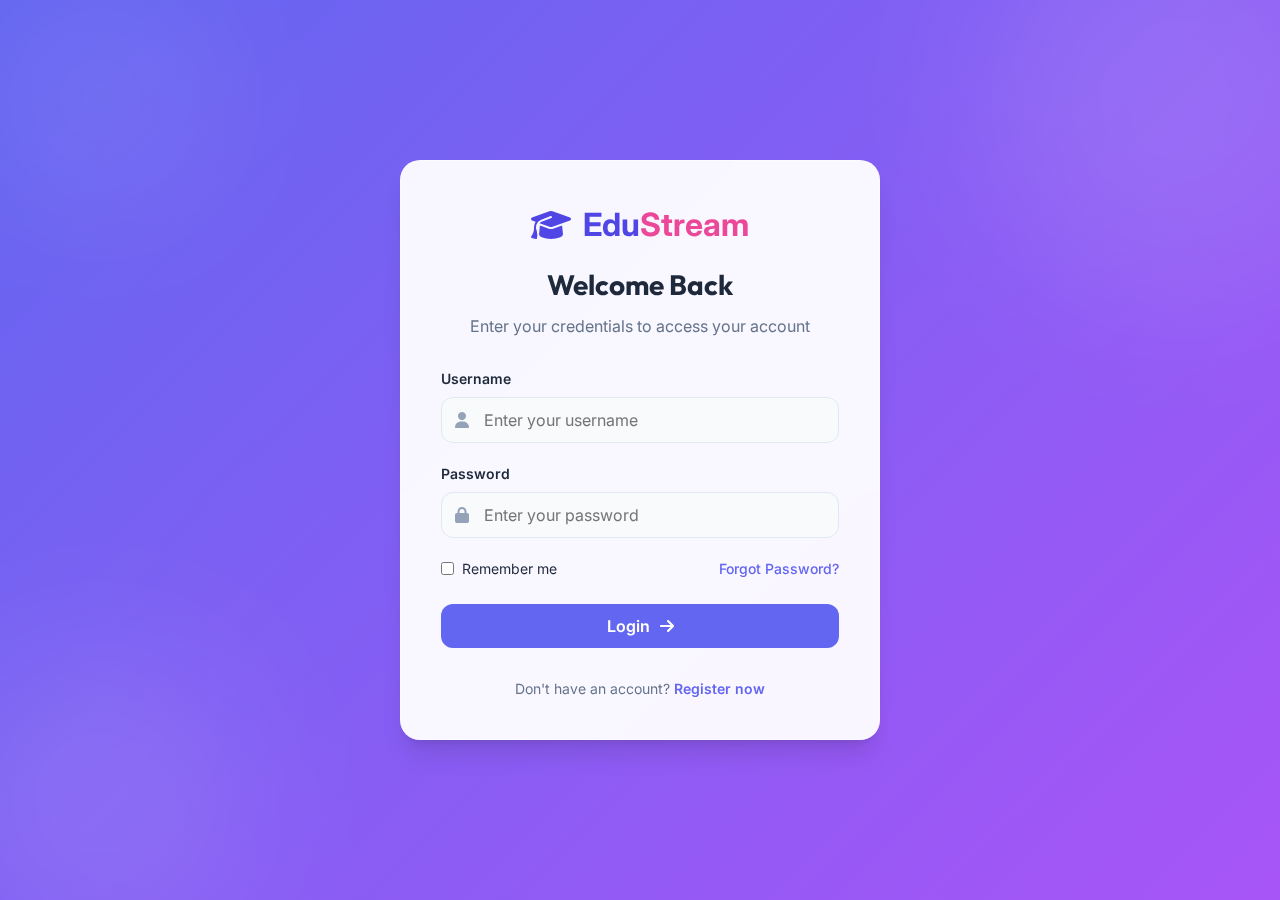
<file: index.html>
<!DOCTYPE html>
<html lang="en">

<head>
    <meta charset="UTF-8">
    <meta name="viewport" content="width=device-width, initial-scale=1.0">
    <title>EduStream | Login</title>
    <link rel="stylesheet" href="css/style.css">
    <link
        href="https://fonts.googleapis.com/css2?family=Outfit:wght@300;400;500;600;700;800&family=Inter:wght@300;400;500;600;700&display=swap"
        rel="stylesheet">
    <link rel="stylesheet" href="https://cdnjs.cloudflare.com/ajax/libs/font-awesome/6.4.0/css/all.min.css">
</head>

<body class="auth-page">
    <div class="circles">
        <div class="circle circle-1"></div>
        <div class="circle circle-2"></div>
        <div class="circle circle-3"></div>
    </div>

    <div class="auth-container">
        <div class="auth-card">
            <div class="auth-header">
                <div class="logo">
                    <i class="fas fa-graduation-cap"></i>
                    <span>Edu<span>Stream</span></span>
                </div>
                <h2>Welcome Back</h2>
                <p>Enter your credentials to access your account</p>
            </div>

            <form id="login-form">
                <div class="form-group">
                    <label for="username">Username</label>
                    <div class="input-wrapper">
                        <i class="fas fa-user"></i>
                        <input type="text" id="username" placeholder="Enter your username" required>
                    </div>
                </div>
                <div class="form-group">
                    <label for="password">Password</label>
                    <div class="input-wrapper">
                        <i class="fas fa-lock"></i>
                        <input type="password" id="password" placeholder="Enter your password" required>
                    </div>
                </div>
                <div class="auth-options">
                    <label class="remember-me">
                        <input type="checkbox"> <span>Remember me</span>
                    </label>
                    <a href="#" class="forgot-link">Forgot Password?</a>
                </div>
                <button type="submit" class="btn btn-primary btn-block">
                    <span>Login</span>
                    <i class="fas fa-arrow-right"></i>
                </button>
            </form>

            <div class="auth-footer">
                <p>Don't have an account? <a href="register.html">Register now</a></p>
            </div>
        </div>
    </div>

    <script src="js/data-store.js"></script>
    <script src="js/auth.js"></script>
    <script>
        document.getElementById('login-form').addEventListener('submit', (e) => {
            e.preventDefault();
            const user = document.getElementById('username').value;
            const pass = document.getElementById('password').value;

            if (Auth.login(user, pass)) {
                const currentUser = Auth.getCurrentUser();
                if (currentUser.role === 'Admin') {
                    window.location.href = 'dashboard.html';
                } else {
                    window.location.href = 'student-dashboard.html';
                }
            } else {
                alert('Invalid username or password');
            }
        });

        // If already logged in, redirect
        if (Auth.isLoggedIn()) {
            const user = Auth.getCurrentUser();
            window.location.href = user.role === 'Admin' ? 'dashboard.html' : 'student-dashboard.html';
        }
    </script>
</body>

</html>
</file>
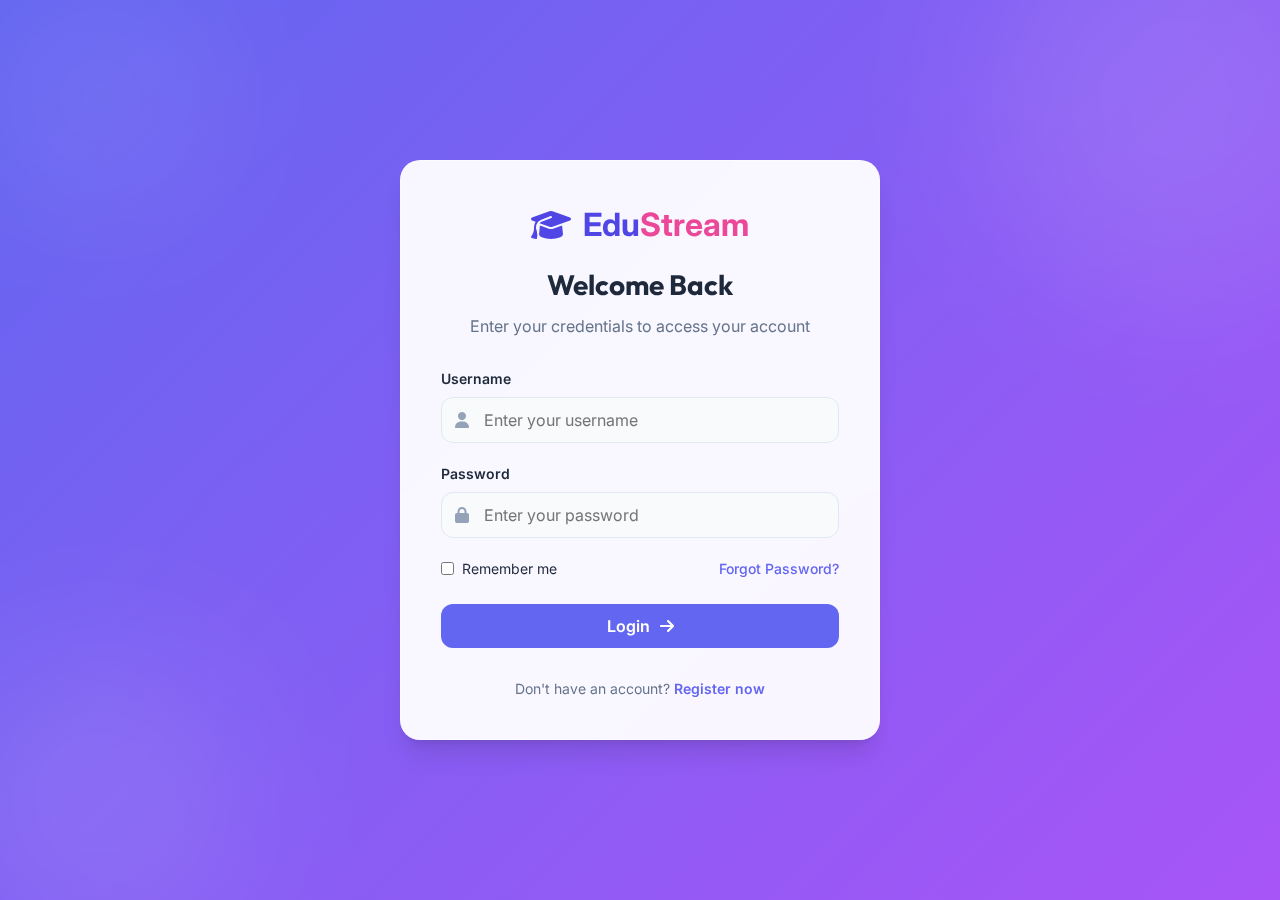
<file: attendance.html>
<!DOCTYPE html>
<html lang="en">

<head>
    <meta charset="UTF-8">
    <meta name="viewport" content="width=device-width, initial-scale=1.0">
    <title>EduStream | Attendance</title>
    <link rel="stylesheet" href="css/style.css">
    <link
        href="https://fonts.googleapis.com/css2?family=Outfit:wght@300;400;500;600;700;800&family=Inter:wght@300;400;500;600;700&display=swap"
        rel="stylesheet">
    <link rel="stylesheet" href="https://cdnjs.cloudflare.com/ajax/libs/font-awesome/6.4.0/css/all.min.css">
</head>

<body>
    <div class="app-layout">
        <div class="main-wrapper">
            <main class="content-area">
                <div class="card animate-fade">
                    <div class="card-header">
                        <h3 class="card-title">Mark Attendance</h3>
                        <div class="actions">
                            <button class="btn btn-primary" onclick="toggleModal(true)">
                                <i class="fas fa-check-double"></i>
                                <span>Record Attendance</span>
                            </button>
                        </div>
                    </div>

                    <div class="table-responsive">
                        <table id="attendance-table">
                            <thead>
                                <tr>
                                    <th>Date</th>
                                    <th>Student</th>
                                    <th>Course</th>
                                    <th>Status</th>
                                </tr>
                            </thead>
                            <tbody>
                                <!-- Dynamic -->
                            </tbody>
                        </table>
                    </div>
                </div>
            </main>
        </div>
    </div>

    <!-- Modal -->
    <div class="modal" id="attendance-modal">
        <div class="modal-content">
            <i class="fas fa-times modal-close" onclick="toggleModal(false)"></i>
            <div class="modal-header">
                <h2>Record Attendance</h2>
            </div>
            <form id="attendance-form">
                <div class="form-group">
                    <label for="a-date">Date</label>
                    <div class="input-wrapper">
                        <i class="fas fa-calendar-day"></i>
                        <input type="date" id="a-date" required>
                    </div>
                </div>
                <div class="form-group">
                    <label for="a-student">Student</label>
                    <div class="input-wrapper">
                        <i class="fas fa-user-graduate"></i>
                        <select id="a-student" required>
                            <!-- Dynamic -->
                        </select>
                    </div>
                </div>
                <div class="form-group">
                    <label for="a-course">Course</label>
                    <div class="input-wrapper">
                        <i class="fas fa-book"></i>
                        <select id="a-course" required>
                            <!-- Dynamic -->
                        </select>
                    </div>
                </div>
                <div class="form-group">
                    <label for="a-status">Status</label>
                    <div class="input-wrapper">
                        <i class="fas fa-info-circle"></i>
                        <select id="a-status" required>
                            <option value="Present">Present</option>
                            <option value="Absent">Absent</option>
                            <option value="Late">Late</option>
                        </select>
                    </div>
                </div>
                <button type="submit" class="btn btn-primary btn-block">
                    <span>Save Record</span>
                    <i class="fas fa-save"></i>
                </button>
            </form>
        </div>
    </div>

    <script src="js/data-store.js"></script>
    <script src="js/auth.js"></script>
    <script src="js/ui-core.js"></script>
    <script>
        Auth.checkAuth('Admin');
        UI.init('Attendance Records');

        function toggleModal(show) {
            document.getElementById('attendance-modal').classList.toggle('active', show);
            if (show) {
                // Populate students and courses
                const sSelect = document.getElementById('a-student');
                const cSelect = document.getElementById('a-course');

                sSelect.innerHTML = DataStore.getStudents().map(s => `<option value="${s.regNo}">${s.name} (${s.regNo})</option>`).join('');
                cSelect.innerHTML = DataStore.getCourses().map(c => `<option value="${c.code}">${c.name} (${c.code})</option>`).join('');

                document.getElementById('a-date').valueAsDate = new Date();
            }
        }

        function renderAttendance() {
            const att = DataStore.getAttendance();
            const students = DataStore.getStudents();
            const courses = DataStore.getCourses();
            const tbody = document.querySelector('#attendance-table tbody');

            if (att.length === 0) {
                tbody.innerHTML = '<tr><td colspan="4" style="text-align:center">No records found.</td></tr>';
                return;
            }

            tbody.innerHTML = att.slice().reverse().map(a => {
                const s = students.find(st => st.regNo === a.studentRegNo);
                const c = courses.find(co => co.code === a.courseCode);
                return `
                    <tr>
                        <td>${a.date}</td>
                        <td><strong>${s ? s.name : 'Unknown'}</strong></td>
                        <td>${c ? c.name : 'Unknown'}</td>
                        <td>
                            <span class="badge ${a.status === 'Present' ? 'badge-success' : 'badge-danger'}">
                                ${a.status}
                            </span>
                        </td>
                    </tr>
                `;
            }).join('');
        }

        document.getElementById('attendance-form').addEventListener('submit', (e) => {
            e.preventDefault();
            const record = {
                date: document.getElementById('a-date').value,
                studentRegNo: document.getElementById('a-student').value,
                courseCode: document.getElementById('a-course').value,
                status: document.getElementById('a-status').value
            };

            DataStore.addAttendance(record);
            toggleModal(false);
            renderAttendance();
        });

        renderAttendance();
    </script>
</body>

</html>
</file>
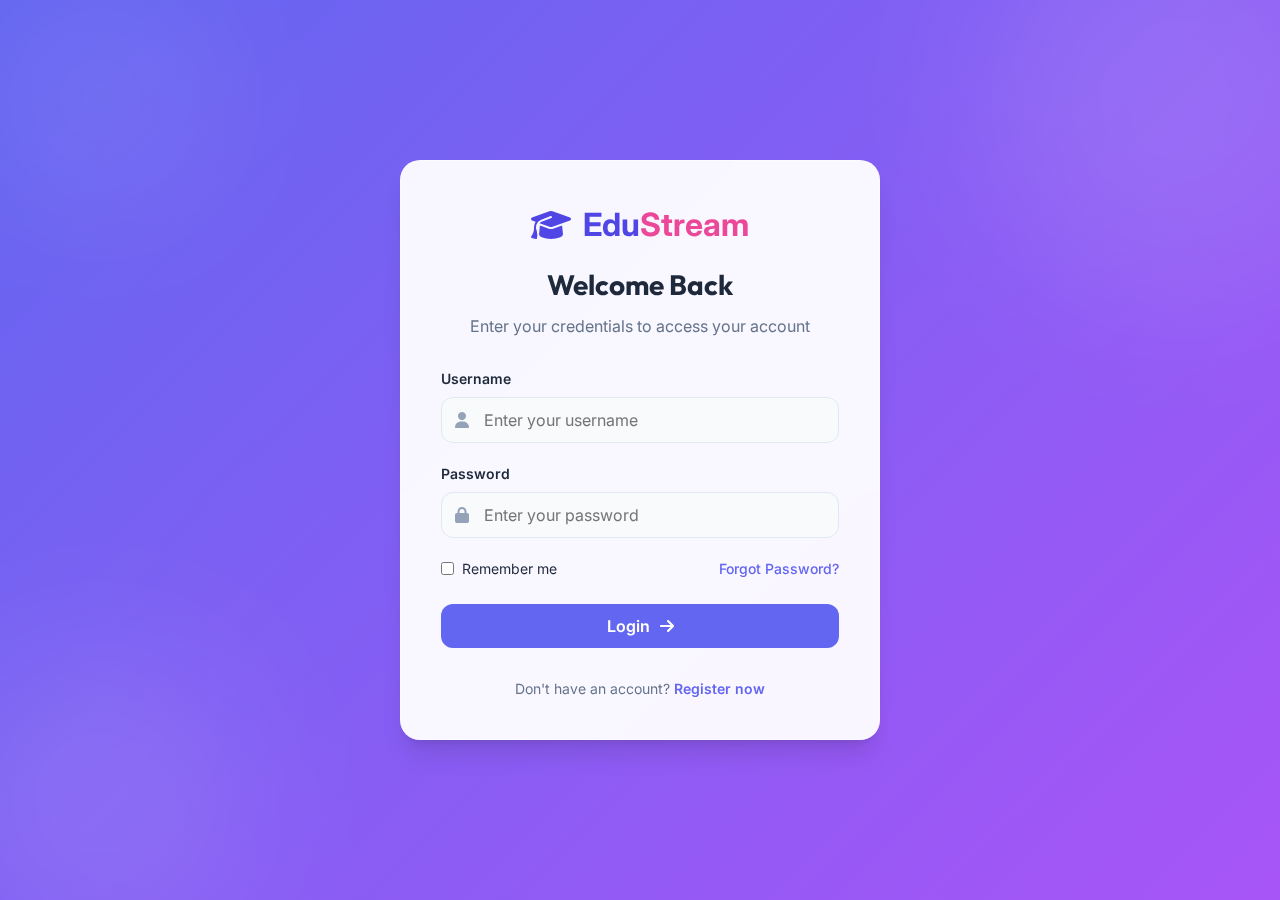
<file: courses.html>
<!DOCTYPE html>
<html lang="en">

<head>
    <meta charset="UTF-8">
    <meta name="viewport" content="width=device-width, initial-scale=1.0">
    <title>Course Management</title>
    <link rel="stylesheet" href="css/style.css">
    <link
        href="https://fonts.googleapis.com/css2?family=Outfit:wght@300;400;500;600;700;800&family=Inter:wght@300;400;500;600;700&display=swap"
        rel="stylesheet">
    <link rel="stylesheet" href="https://cdnjs.cloudflare.com/ajax/libs/font-awesome/6.4.0/css/all.min.css">
</head>

<body>
    <div class="app-layout">
        <div class="main-wrapper">
            <main class="content-area">
                <div class="card animate-fade">
                    <div class="card-header">
                        <h3 class="card-title">Manage Courses</h3>
                        <button class="btn btn-primary" onclick="toggleModal(true)">
                            <i class="fas fa-plus"></i>
                            <span>Add Course</span>
                        </button>
                    </div>

                    <div class="table-responsive">
                        <table id="courses-table">
                            <thead>
                                <tr>
                                    <th>Course Code</th>
                                    <th>Title</th>
                                    <th>Credits</th>
                                    <th>Students Enrolled</th>
                                    <th>Actions</th>
                                </tr>
                            </thead>
                            <tbody>
                               
                            </tbody>
                        </table>
                    </div>
                </div>
            </main>
        </div>
    </div>

    <div class="modal" id="course-modal">
        <div class="modal-content">
            <i class="fas fa-times modal-close" onclick="toggleModal(false)"></i>
            <div class="modal-header">
                <h2>Add New Course</h2>
            </div>
            <form id="course-form">
                <div class="form-group">
                    <label for="c-code">Course Code</label>
                    <div class="input-wrapper">
                        <i class="fas fa-barcode"></i>
                        <input type="text" id="c-code" placeholder="e.g. CS101" required>
                    </div>
                </div>
                <div class="form-group">
                    <label for="c-title">Course Title</label>
                    <div class="input-wrapper">
                        <i class="fas fa-book"></i>
                        <input type="text" id="c-title" placeholder="e.g. Introduction to Programming" required>
                    </div>
                </div>
                <div class="form-group">
                    <label for="c-credits">Credits</label>
                    <div class="input-wrapper">
                        <i class="fas fa-star"></i>
                        <input type="number" id="c-credits" placeholder="e.g. 4" min="1" max="10" required>
                    </div>
                </div>
                <button type="submit" class="btn btn-primary btn-block">
                    <span>Add Course</span>
                    <i class="fas fa-plus-circle"></i>
                </button>
            </form>
        </div>
    </div>

    <script src="js/data-store.js"></script>
    <script src="js/auth.js"></script>
    <script src="js/ui-core.js"></script>
    <script>
        Auth.checkAuth('Admin');
        UI.init('Course Management');

        function toggleModal(show) {
            document.getElementById('course-modal').classList.toggle('active', show);
        }

        function renderCourses() {
            const courses = DataStore.getCourses();
            const enrollments = DataStore.getEnrollments();
            const tbody = document.querySelector('#courses-table tbody');

            if (courses.length === 0) {
                tbody.innerHTML = '<tr><td colspan="5" style="text-align:center">No courses found.</td></tr>';
                return;
            }

            tbody.innerHTML = courses.map(c => {
                const count = enrollments.filter(e => e.courseCode === c.code).length;
                return `
                    <tr>
                        <td><strong>${c.code}</strong></td>
                        <td>${c.name}</td>
                        <td><span class="badge badge-warning">${c.credits} Credits</span></td>
                        <td>${count} Students</td>
                        <td>
                            <div class="actions">
                                <button class="btn-icon" title="Edit"><i class="fas fa-edit"></i></button>
                                <button class="btn-icon btn-delete" title="Delete" onclick="deleteCourse('${c.code}')"><i class="fas fa-trash"></i></button>
                            </div>
                        </td>
                    </tr>
                `;
            }).join('');
        }

        function deleteCourse(code) {
            if (confirm(`Delete course ${code}?`)) {
                DataStore.deleteCourse(code);
                renderCourses();
            }
        }

        document.getElementById('course-form').addEventListener('submit', (e) => {
            e.preventDefault();
            const course = {
                code: document.getElementById('c-code').value,
                name: document.getElementById('c-title').value,
                credits: document.getElementById('c-credits').value
            };

            if (DataStore.addCourse(course)) {
                toggleModal(false);
                renderCourses();
                document.getElementById('course-form').reset();
            } else {
                alert('Course Code already exists!');
            }
        });

        renderCourses();
    </script>
</body>

</html>
</file>
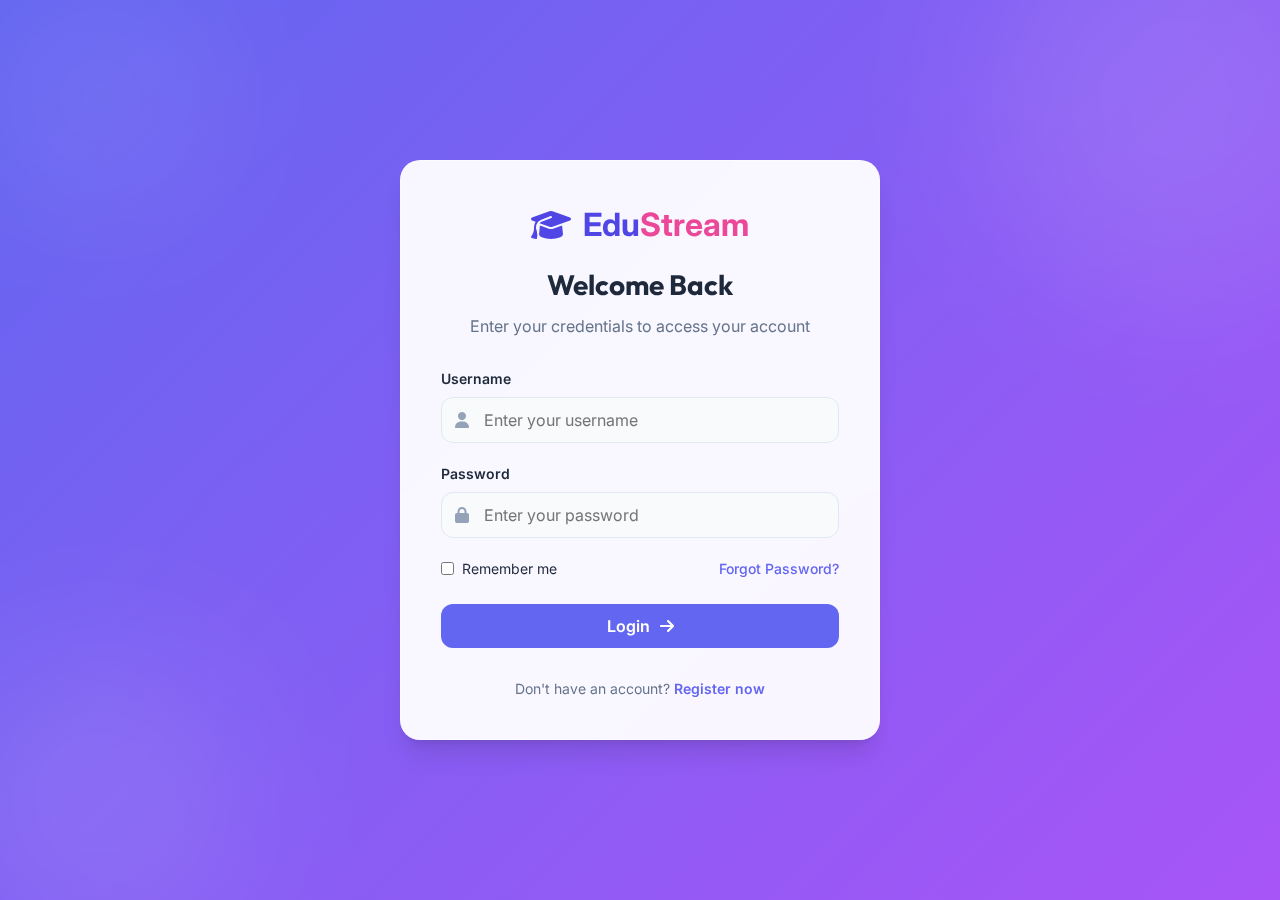
<file: dashboard.html>
<!DOCTYPE html>
<html lang="en">

<head>
    <meta charset="UTF-8">
    <meta name="viewport" content="width=device-width, initial-scale=1.0">
    <title>Admin Dashboard</title>
    <link rel="stylesheet" href="css/style.css">
    <link
        href="https://fonts.googleapis.com/css2?family=Outfit:wght@300;400;500;600;700;800&family=Inter:wght@300;400;500;600;700&display=swap"
        rel="stylesheet">
    <link rel="stylesheet" href="https://cdnjs.cloudflare.com/ajax/libs/font-awesome/6.4.0/css/all.min.css">
</head>

<body>
    <div class="app-layout">
        <div class="main-wrapper">
            <main class="content-area">
                <div class="stats-grid animate-fade">
                    <div class="stat-card">
                        <div class="stat-icon bg-p"><i class="fas fa-user-graduate"></i></div>
                        <div class="stat-info">
                            <span class="label">Total Students</span>
                            <span class="value" id="total-students">0</span>
                        </div>
                    </div>
                    <div class="stat-card">
                        <div class="stat-icon bg-s"><i class="fas fa-book"></i></div>
                        <div class="stat-info">
                            <span class="label">Course Units</span>
                            <span class="value" id="total-courses">0</span>
                        </div>
                    </div>
                    <div class="stat-card">
                        <div class="stat-icon bg-a"><i class="fas fa-user-check"></i></div>
                        <div class="stat-info">
                            <span class="label">Active Enrollments</span>
                            <span class="value" id="total-enroll">0</span>
                        </div>
                    </div>
                    <div class="stat-card">
                        <div class="stat-icon bg-suc"><i class="fas fa-calendar-alt"></i></div>
                        <div class="stat-info">
                            <span class="label">Avg Attendance</span>
                            <span class="value" id="avg-attendance">0%</span>
                        </div>
                    </div>
                </div>

                <div class="grid-2 mt-4" style="display: grid; grid-template-columns: 2fr 1fr; gap: 25px;">
                    <div class="card animate-fade" style="animation-delay: 0.1s;">
                        <div class="card-header">
                            <h3 class="card-title">Recent Students</h3>
                            <a href="students.html" class="btn btn-primary"
                                style="padding: 8px 16px; font-size: 0.8rem;">View All</a>
                        </div>
                        <div class="table-responsive">
                            <table id="recent-students-table">
                                <thead>
                                    <tr>
                                        <th>Reg No</th>
                                        <th>Name</th>
                                        <th>Department</th>
                                        <th>Year</th>
                                    </tr>
                                </thead>
                                <tbody>
                                    <!-- Dynamic -->
                                </tbody>
                            </table>
                        </div>
                    </div>

                    <div class="card animate-fade" style="animation-delay: 0.2s;">
                        <div class="card-header">
                            <h3 class="card-title">Calendar</h3>
                        </div>
                        <div style="text-align: center; padding: 20px;">
                            <img src="https://via.placeholder.com/300x200?text=Calendar+Widget" alt="Calendar"
                                style="width: 100%; border-radius: 12px;">
                            <p style="margin-top: 15px; color: var(--text-muted);">No upcoming events today.</p>
                        </div>
                    </div>
                </div>
            </main>
        </div>
    </div>

    <script src="js/data-store.js"></script>
    <script src="js/auth.js"></script>
    <script src="js/ui-core.js"></script>
    <script>
        Auth.checkAuth('Admin');
        UI.init('Admin Dashboard');

        // Load Stats
        document.getElementById('total-students').innerText = DataStore.getStudents().length;
        document.getElementById('total-courses').innerText = DataStore.getCourses().length;
        document.getElementById('total-enroll').innerText = DataStore.getEnrollments().length;

        const att = DataStore.getAttendance();
        if (att.length > 0) {
            const present = att.filter(a => a.status === 'Present').length;
            document.getElementById('avg-attendance').innerText = Math.round((present / att.length) * 100) + '%';
        }

        // Load Recent Students
        const students = DataStore.getStudents().slice(-5).reverse();
        const tbody = document.querySelector('#recent-students-table tbody');
        if (students.length === 0) {
            tbody.innerHTML = '<tr><td colspan="4" style="text-align:center">No students registered yet.</td></tr>';
        } else {
            tbody.innerHTML = students.map(s => `
                <tr>
                    <td><strong>${s.regNo}</strong></td>
                    <td>${s.name}</td>
                    <td>${s.dept}</td>
                    <td><span class="badge badge-success">${s.year}</span></td>
                </tr>
            `).join('');
        }
    </script>
</body>

</html>
</file>
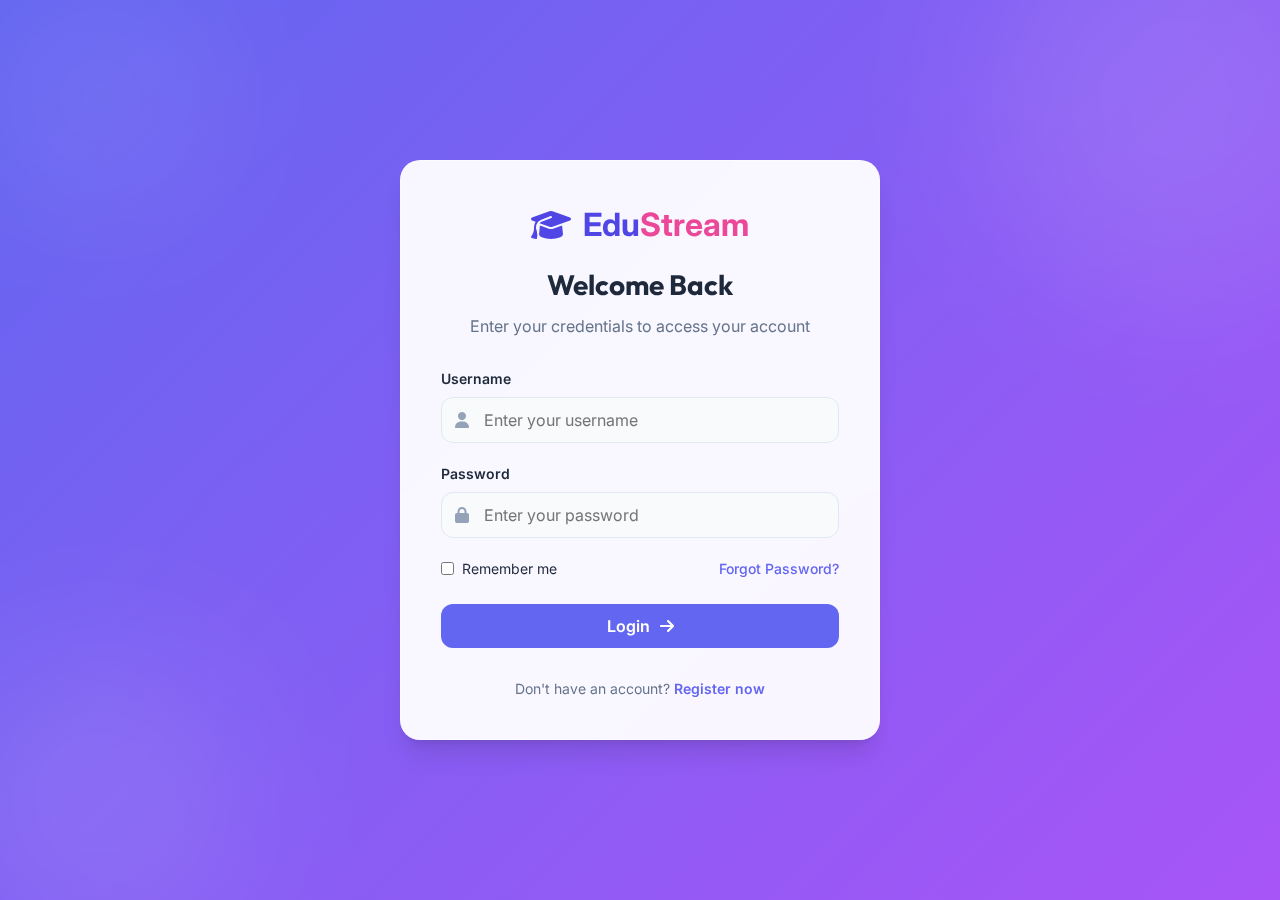
<file: enrollment.html>
<!DOCTYPE html>
<html lang="en">

<head>
    <meta charset="UTF-8">
    <meta name="viewport" content="width=device-width, initial-scale=1.0">
    <title>EduStream | Course Enrollment</title>
    <link rel="stylesheet" href="css/style.css">
    <link
        href="https://fonts.googleapis.com/css2?family=Outfit:wght@300;400;500;600;700;800&family=Inter:wght@300;400;500;600;700&display=swap"
        rel="stylesheet">
    <link rel="stylesheet" href="https://cdnjs.cloudflare.com/ajax/libs/font-awesome/6.4.0/css/all.min.css">
</head>

<body>
    <div class="app-layout">
        <div class="main-wrapper">
            <main class="content-area">
                <div class="stats-grid animate-fade">
                    <div class="stat-card">
                        <div class="stat-icon bg-p"><i class="fas fa-user-plus"></i></div>
                        <div class="stat-info">
                            <span class="label">Total Enrollments</span>
                            <span class="value" id="total-enrollments">0</span>
                        </div>
                    </div>
                    <div class="stat-card">
                        <div class="stat-icon bg-s"><i class="fas fa-users"></i></div>
                        <div class="stat-info">
                            <span class="label">Enrolled Students</span>
                            <span class="value" id="unique-students">0</span>
                        </div>
                    </div>
                    <div class="stat-card">
                        <div class="stat-icon bg-a"><i class="fas fa-book"></i></div>
                        <div class="stat-info">
                            <span class="label">Active Courses</span>
                            <span class="value" id="active-courses">0</span>
                        </div>
                    </div>
                </div>

                <div class="card animate-fade" style="animation-delay: 0.1s;">
                    <div class="card-header">
                        <h3 class="card-title">Student Course Enrollments</h3>
                        <button class="btn btn-primary" onclick="toggleModal(true)">
                            <i class="fas fa-user-plus"></i>
                            <span>Enroll Student</span>
                        </button>
                    </div>

                    <div class="table-responsive">
                        <table id="enrollment-table">
                            <thead>
                                <tr>
                                    <th>Student Reg No</th>
                                    <th>Student Name</th>
                                    <th>Course Code</th>
                                    <th>Course Title</th>
                                    <th>Credits</th>
                                    <th>Actions</th>
                                </tr>
                            </thead>
                            <tbody>
                                <!-- Dynamic -->
                            </tbody>
                        </table>
                    </div>
                </div>

                <!-- Enrollment Summary by Student -->
                <div class="card animate-fade mt-4" style="animation-delay: 0.2s; margin-top: 30px;">
                    <div class="card-header">
                        <h3 class="card-title">Enrollment Summary by Student</h3>
                    </div>
                    <div id="student-summary"
                        style="display: grid; grid-template-columns: repeat(auto-fill, minmax(280px, 1fr)); gap: 20px; padding: 10px 0;">
                        <!-- Dynamic cards -->
                    </div>
                </div>
            </main>
        </div>
    </div>

    <!-- Enrollment Modal -->
    <div class="modal" id="enrollment-modal">
        <div class="modal-content">
            <i class="fas fa-times modal-close" onclick="toggleModal(false)"></i>
            <div class="modal-header">
                <h2>Enroll Student in Course</h2>
            </div>
            <form id="enrollment-form">
                <div class="form-group">
                    <label for="e-student">Select Student</label>
                    <div class="input-wrapper">
                        <i class="fas fa-user-graduate"></i>
                        <select id="e-student" required>
                            <option value="">Choose a student...</option>
                            <!-- Dynamic -->
                        </select>
                    </div>
                </div>
                <div class="form-group">
                    <label for="e-course">Select Course</label>
                    <div class="input-wrapper">
                        <i class="fas fa-book"></i>
                        <select id="e-course" required>
                            <option value="">Choose a course...</option>
                            <!-- Dynamic -->
                        </select>
                    </div>
                </div>
                <div class="form-group">
                    <label>Enrollment Details</label>
                    <div
                        style="background: var(--bg-main); padding: 15px; border-radius: var(--radius); font-size: 0.9rem;">
                        <p id="enroll-preview" style="color: var(--text-muted);">Select student and course to preview
                            enrollment</p>
                    </div>
                </div>
                <button type="submit" class="btn btn-primary btn-block">
                    <span>Confirm Enrollment</span>
                    <i class="fas fa-check-circle"></i>
                </button>
            </form>
        </div>
    </div>

    <script src="js/data-store.js"></script>
    <script src="js/auth.js"></script>
    <script src="js/ui-core.js"></script>
    <script>
        Auth.checkAuth('Admin');
        UI.init('Course Enrollment');

        function toggleModal(show) {
            const modal = document.getElementById('enrollment-modal');
            modal.classList.toggle('active', show);

            if (show) {
                loadFormData();
            }
        }

        function loadFormData() {
            const students = DataStore.getStudents();
            const courses = DataStore.getCourses();

            document.getElementById('e-student').innerHTML =
                '<option value="">Choose a student...</option>' +
                students.map(s => `<option value="${s.regNo}">${s.name} (${s.regNo})</option>`).join('');

            document.getElementById('e-course').innerHTML =
                '<option value="">Choose a course...</option>' +
                courses.map(c => `<option value="${c.code}">${c.name} (${c.code} - ${c.credits} Credits)</option>`).join('');
        }

        // Update preview when selections change
        document.addEventListener('DOMContentLoaded', () => {
            const studentSelect = document.getElementById('e-student');
            const courseSelect = document.getElementById('e-course');

            const updatePreview = () => {
                const students = DataStore.getStudents();
                const courses = DataStore.getCourses();
                const preview = document.getElementById('enroll-preview');

                const selectedStudent = students.find(s => s.regNo === studentSelect.value);
                const selectedCourse = courses.find(c => c.code === courseSelect.value);

                if (selectedStudent && selectedCourse) {
                    preview.innerHTML = `
                        <strong style="color: var(--primary);">📚 Enrolling:</strong><br>
                        <span style="color: var(--text-main);">${selectedStudent.name}</span> in 
                        <span style="color: var(--text-main);">${selectedCourse.name}</span>
                    `;
                } else {
                    preview.innerHTML = 'Select student and course to preview enrollment';
                }
            };

            studentSelect?.addEventListener('change', updatePreview);
            courseSelect?.addEventListener('change', updatePreview);
        });

        function renderEnrollments() {
            const enrollments = DataStore.getEnrollments();
            const students = DataStore.getStudents();
            const courses = DataStore.getCourses();
            const tbody = document.querySelector('#enrollment-table tbody');

            // Update stats
            document.getElementById('total-enrollments').innerText = enrollments.length;
            const uniqueStudents = [...new Set(enrollments.map(e => e.studentRegNo))];
            document.getElementById('unique-students').innerText = uniqueStudents.length;
            const uniqueCourses = [...new Set(enrollments.map(e => e.courseCode))];
            document.getElementById('active-courses').innerText = uniqueCourses.length;

            if (enrollments.length === 0) {
                tbody.innerHTML = '<tr><td colspan="6" style="text-align:center">No enrollments found. Start enrolling students!</td></tr>';
            } else {
                tbody.innerHTML = enrollments.map(e => {
                    const student = students.find(s => s.regNo === e.studentRegNo);
                    const course = courses.find(c => c.code === e.courseCode);
                    return `
                        <tr>
                            <td><strong>${e.studentRegNo}</strong></td>
                            <td>${student ? student.name : 'Unknown'}</td>
                            <td><span class="badge badge-info">${e.courseCode}</span></td>
                            <td>${course ? course.name : 'Unknown'}</td>
                            <td><span class="badge badge-warning">${course ? course.credits : '0'} Credits</span></td>
                            <td>
                                <div class="actions">
                                    <button class="btn-icon btn-delete" title="Remove Enrollment" 
                                        onclick="removeEnrollment('${e.studentRegNo}', '${e.courseCode}')">
                                        <i class="fas fa-trash"></i>
                                    </button>
                                </div>
                            </td>
                        </tr>
                    `;
                }).join('');
            }

            renderStudentSummary();
        }

        function renderStudentSummary() {
            const enrollments = DataStore.getEnrollments();
            const students = DataStore.getStudents();
            const courses = DataStore.getCourses();
            const container = document.getElementById('student-summary');

            const uniqueStudents = [...new Set(enrollments.map(e => e.studentRegNo))];

            if (uniqueStudents.length === 0) {
                container.innerHTML = '<p style="color: var(--text-muted); text-align: center; width: 100%;">No enrollments to display.</p>';
                return;
            }

            container.innerHTML = uniqueStudents.map(regNo => {
                const student = students.find(s => s.regNo === regNo);
                const studentEnrollments = enrollments.filter(e => e.studentRegNo === regNo);
                const totalCredits = studentEnrollments.reduce((sum, e) => {
                    const course = courses.find(c => c.code === e.courseCode);
                    return sum + (course ? parseInt(course.credits) : 0);
                }, 0);

                return `
                    <div style="background: white; padding: 20px; border-radius: var(--radius-lg); box-shadow: var(--shadow);">
                        <div style="display: flex; align-items: center; gap: 12px; margin-bottom: 15px;">
                            <div class="user-avatar" style="width: 45px; height: 45px; font-size: 1.2rem;">
                                ${student ? student.name[0] : '?'}
                            </div>
                            <div>
                                <h4 style="margin: 0; font-size: 1rem;">${student ? student.name : 'Unknown'}</h4>
                                <p style="margin: 0; font-size: 0.8rem; color: var(--text-muted);">${regNo}</p>
                            </div>
                        </div>
                        <div style="border-top: 1px solid var(--border); padding-top: 12px;">
                            <div style="display: flex; justify-content: space-between; margin-bottom: 8px;">
                                <span style="color: var(--text-muted); font-size: 0.85rem;">Courses Enrolled:</span>
                                <strong style="color: var(--primary);">${studentEnrollments.length}</strong>
                            </div>
                            <div style="display: flex; justify-content: space-between;">
                                <span style="color: var(--text-muted); font-size: 0.85rem;">Total Credits:</span>
                                <strong style="color: var(--success);">${totalCredits}</strong>
                            </div>
                        </div>
                    </div>
                `;
            }).join('');
        }

        function removeEnrollment(regNo, code) {
            if (confirm(`Remove enrollment for student ${regNo} from course ${code}?`)) {
                const enrollments = DataStore.getEnrollments();
                const filtered = enrollments.filter(e => !(e.studentRegNo === regNo && e.courseCode === code));

                // Manually update the data since we need to filter
                const data = JSON.parse(localStorage.getItem('eduStreamData_v2'));
                data.enrollments = filtered;
                localStorage.setItem('eduStreamData_v2', JSON.stringify(data));

                // Reload data
                location.reload();
            }
        }

        document.getElementById('enrollment-form').addEventListener('submit', (e) => {
            e.preventDefault();
            const enrollment = {
                studentRegNo: document.getElementById('e-student').value,
                courseCode: document.getElementById('e-course').value
            };

            if (DataStore.addEnrollment(enrollment)) {
                toggleModal(false);
                renderEnrollments();
                document.getElementById('enrollment-form').reset();
                alert('✅ Student enrolled successfully!');
            } else {
                alert('⚠️ This student is already enrolled in this course!');
            }
        });

        renderEnrollments();
    </script>
</body>

</html>
</file>
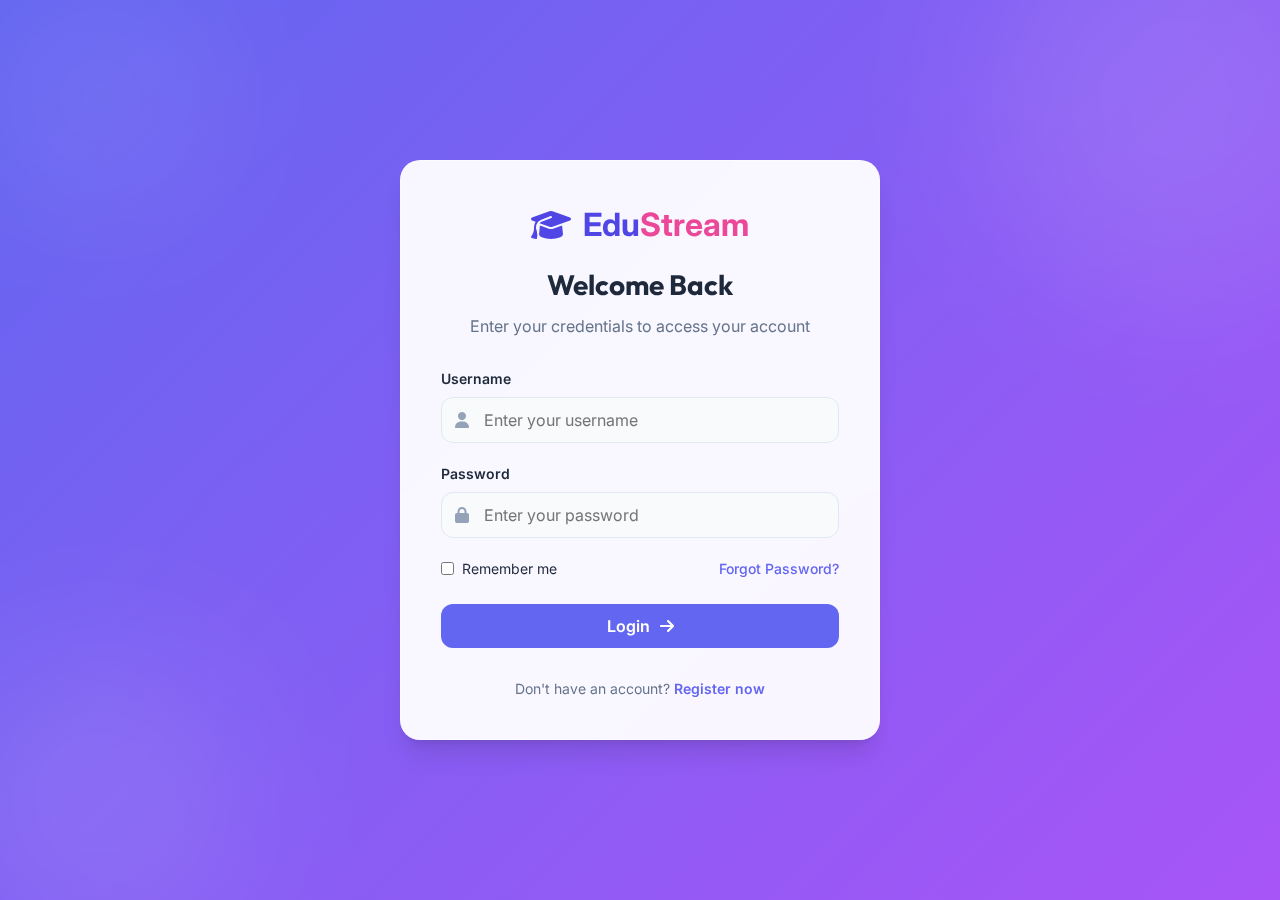
<file: my-attendance.html>
<!DOCTYPE html>
<html lang="en">

<head>
    <meta charset="UTF-8">
    <meta name="viewport" content="width=device-width, initial-scale=1.0">
    <title>EduStream | My Attendance</title>
    <link rel="stylesheet" href="css/style.css">
    <link
        href="https://fonts.googleapis.com/css2?family=Outfit:wght@300;400;500;600;700;800&family=Inter:wght@300;400;500;600;700&display=swap"
        rel="stylesheet">
    <link rel="stylesheet" href="https://cdnjs.cloudflare.com/ajax/libs/font-awesome/6.4.0/css/all.min.css">
</head>

<body>
    <div class="app-layout">
        <div class="main-wrapper">
            <main class="content-area">
                <div class="stats-grid animate-fade">
                    <div class="stat-card">
                        <div class="stat-icon bg-suc"><i class="fas fa-calendar-check"></i></div>
                        <div class="stat-info">
                            <span class="label">Total Present</span>
                            <span class="value" id="count-present">0</span>
                        </div>
                    </div>
                    <div class="stat-card">
                        <div class="stat-icon bg-danger"><i class="fas fa-calendar-times"></i></div>
                        <div class="stat-info">
                            <span class="label">Total Absent</span>
                            <span class="value" id="count-absent">0</span>
                        </div>
                    </div>
                    <div class="stat-card">
                        <div class="stat-icon bg-p"><i class="fas fa-percentage"></i></div>
                        <div class="stat-info">
                            <span class="label">Attendance rate</span>
                            <span class="value" id="attendance-perc">0%</span>
                        </div>
                    </div>
                </div>

                <div class="card animate-fade" style="animation-delay: 0.1s;">
                    <div class="card-header">
                        <h3 class="card-title">Attendance History</h3>
                    </div>

                    <div class="table-responsive">
                        <table id="my-attendance-table">
                            <thead>
                                <tr>
                                    <th>Date</th>
                                    <th>Course</th>
                                    <th>Status</th>
                                </tr>
                            </thead>
                            <tbody>
                                <!-- Dynamic -->
                            </tbody>
                        </table>
                    </div>
                </div>
            </main>
        </div>
    </div>

    <script src="js/data-store.js"></script>
    <script src="js/auth.js"></script>
    <script src="js/ui-core.js"></script>
    <script>
        Auth.checkAuth('Student');
        UI.init('My Attendance');

        const user = Auth.getCurrentUser();
        const att = DataStore.getAttendance().filter(a => a.studentRegNo === user.regNo);
        const courses = DataStore.getCourses();
        const tbody = document.querySelector('#my-attendance-table tbody');

        // Update Stats
        const present = att.filter(a => a.status === 'Present').length;
        const absent = att.filter(a => a.status === 'Absent').length;
        document.getElementById('count-present').innerText = present;
        document.getElementById('count-absent').innerText = absent;

        if (att.length > 0) {
            document.getElementById('attendance-perc').innerText = Math.round((present / att.length) * 100) + '%';
        }

        if (att.length === 0) {
            tbody.innerHTML = '<tr><td colspan="3" style="text-align:center">No attendance records found.</td></tr>';
        } else {
            tbody.innerHTML = att.slice().reverse().map(a => {
                const c = courses.find(co => co.code === a.courseCode);
                return `
                    <tr>
                        <td>${a.date}</td>
                        <td>${c ? c.name : 'Unknown Course'}</td>
                        <td>
                            <span class="badge ${a.status === 'Present' ? 'badge-success' : 'badge-danger'}">
                                ${a.status}
                            </span>
                        </td>
                    </tr>
                `;
            }).join('');
        }
    </script>
</body>

</html>
</file>
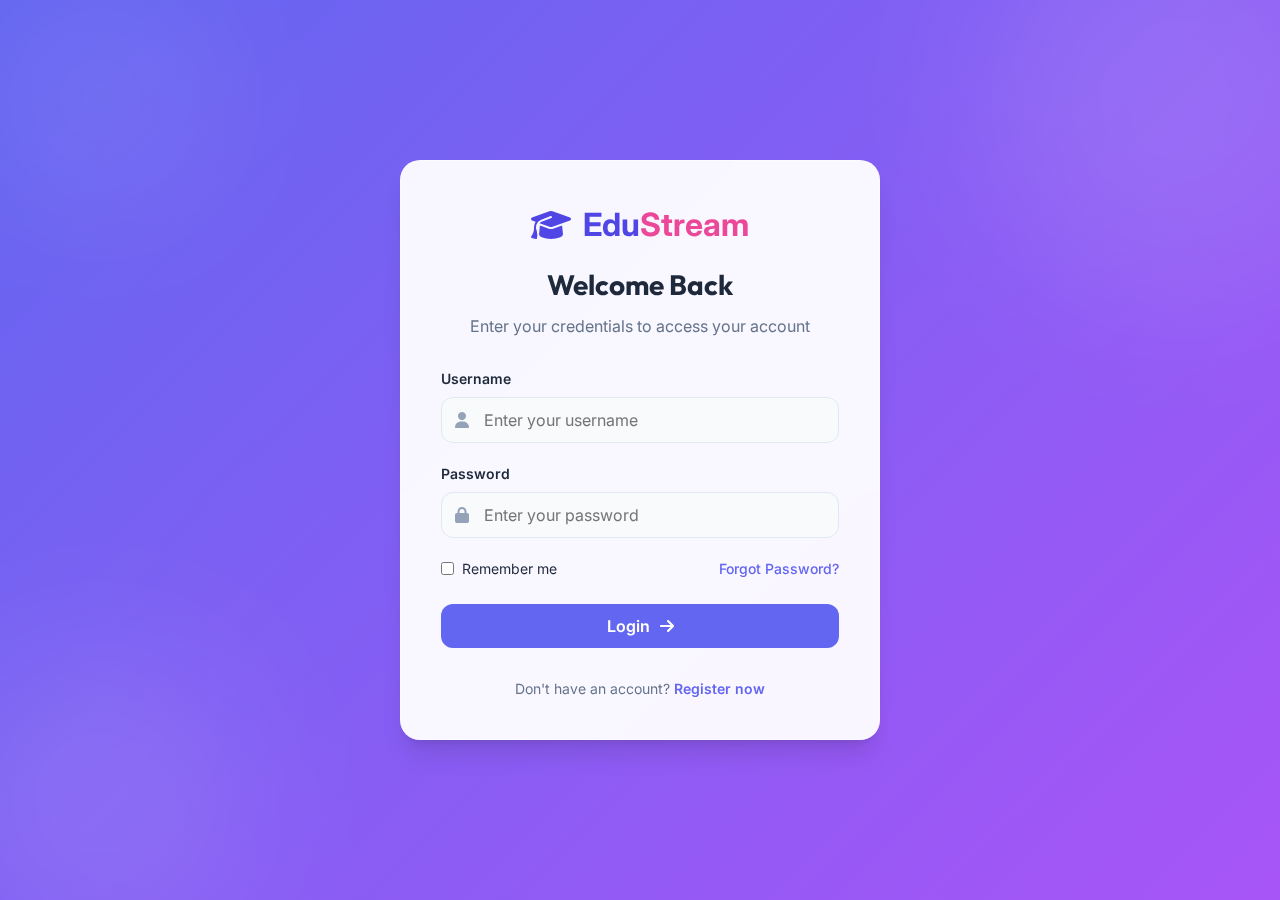
<file: my-courses.html>
<!DOCTYPE html>
<html lang="en">

<head>
    <meta charset="UTF-8">
    <meta name="viewport" content="width=device-width, initial-scale=1.0">
    <title>EduStream | My Courses</title>
    <link rel="stylesheet" href="css/style.css">
    <link
        href="https://fonts.googleapis.com/css2?family=Outfit:wght@300;400;500;600;700;800&family=Inter:wght@300;400;500;600;700&display=swap"
        rel="stylesheet">
    <link rel="stylesheet" href="https://cdnjs.cloudflare.com/ajax/libs/font-awesome/6.4.0/css/all.min.css">
</head>

<body>
    <div class="app-layout">
        <div class="main-wrapper">
            <main class="content-area">
                <div class="card animate-fade">
                    <div class="card-header">
                        <h3 class="card-title">Enrolled Courses</h3>
                    </div>

                    <div class="table-responsive">
                        <table id="my-courses-table">
                            <thead>
                                <tr>
                                    <th>Course Code</th>
                                    <th>Course Name</th>
                                    <th>Credits</th>
                                    <th>Status</th>
                                </tr>
                            </thead>
                            <tbody>
                                <!-- Dynamic -->
                            </tbody>
                        </table>
                    </div>
                </div>
            </main>
        </div>
    </div>

    <script src="js/data-store.js"></script>
    <script src="js/auth.js"></script>
    <script src="js/ui-core.js"></script>
    <script>
        Auth.checkAuth('Student');
        UI.init('My Courses');

        const user = Auth.getCurrentUser();
        const enrollments = DataStore.getEnrollments().filter(e => e.studentRegNo === user.regNo);
        const courses = DataStore.getCourses();
        const tbody = document.querySelector('#my-courses-table tbody');

        if (enrollments.length === 0) {
            tbody.innerHTML = '<tr><td colspan="4" style="text-align:center">You are not enrolled in any courses yet.</td></tr>';
        } else {
            tbody.innerHTML = enrollments.map(e => {
                const c = courses.find(co => co.code === e.courseCode);
                return `
                    <tr>
                        <td><strong>${e.courseCode}</strong></td>
                        <td>${c ? c.name : 'Unknown'}</td>
                        <td><span class="badge badge-info">${c ? c.credits : '0'} Credits</span></td>
                        <td><span class="badge badge-success">Active</span></td>
                    </tr>
                `;
            }).join('');
        }
    </script>
</body>

</html>
</file>
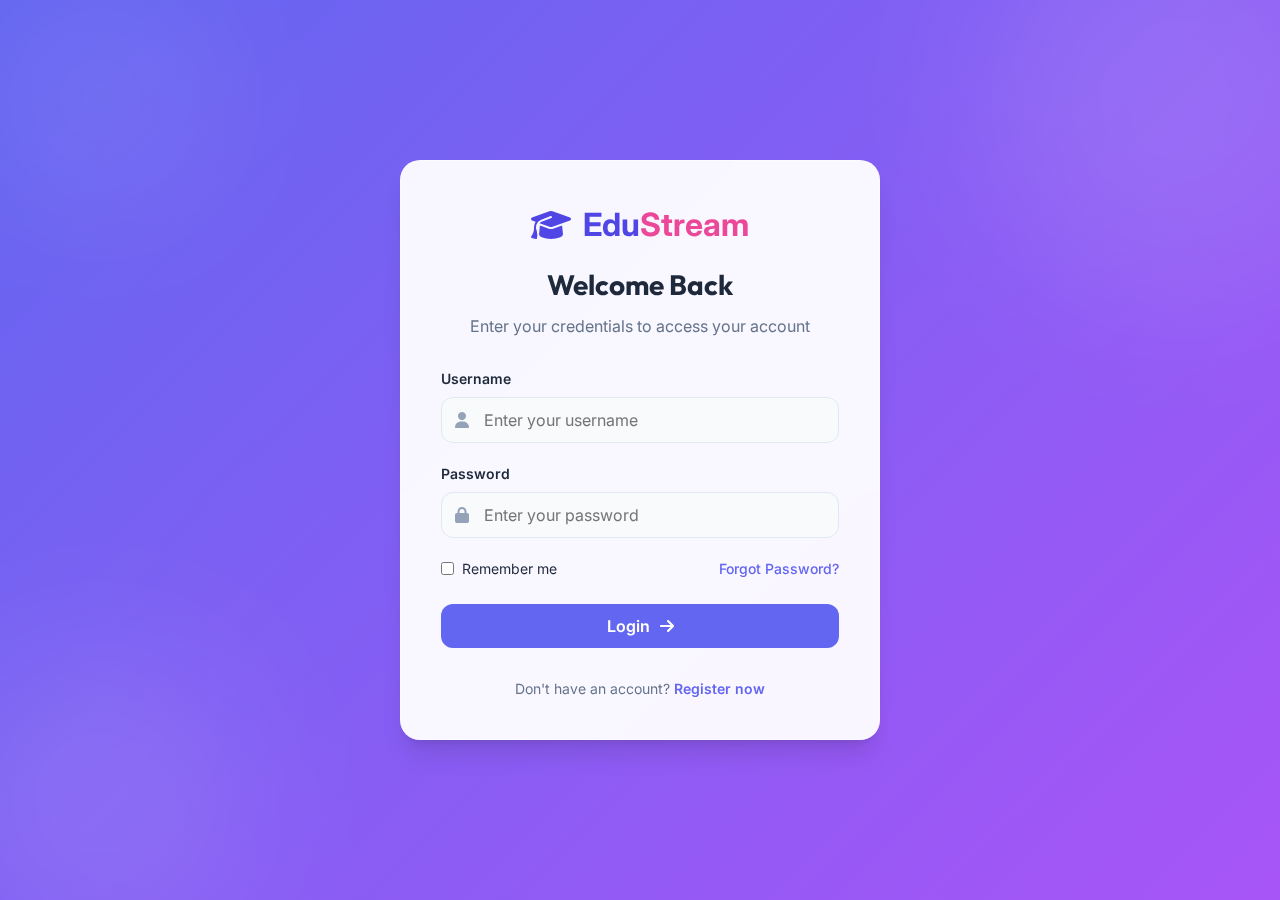
<file: my-results.html>
<!DOCTYPE html>
<html lang="en">

<head>
    <meta charset="UTF-8">
    <meta name="viewport" content="width=device-width, initial-scale=1.0">
    <title>EduStream | My Results</title>
    <link rel="stylesheet" href="css/style.css">
    <link
        href="https://fonts.googleapis.com/css2?family=Outfit:wght@300;400;500;600;700;800&family=Inter:wght@300;400;500;600;700&display=swap"
        rel="stylesheet">
    <link rel="stylesheet" href="https://cdnjs.cloudflare.com/ajax/libs/font-awesome/6.4.0/css/all.min.css">
</head>

<body>
    <div class="app-layout">
        <div class="main-wrapper">
            <main class="content-area">
                <div class="card animate-fade">
                    <div class="card-header">
                        <h3 class="card-title">My Academic Results</h3>
                        <button class="btn btn-primary" onclick="window.print()"
                            style="width: auto; padding: 8px 20px;">
                            <i class="fas fa-print"></i>
                            <span>Print Report</span>
                        </button>
                    </div>

                    <div class="table-responsive">
                        <table id="my-results-table">
                            <thead>
                                <tr>
                                    <th>Course Code</th>
                                    <th>Course Name</th>
                                    <th>Obtained</th>
                                    <th>Total</th>
                                    <th>Grade</th>
                                    <th>Status</th>
                                </tr>
                            </thead>
                            <tbody>
                                <!-- Dynamic -->
                            </tbody>
                        </table>
                    </div>
                </div>

                <div class="card animate-fade mt-4" style="animation-delay: 0.1s; margin-top: 30px;">
                    <h3 class="card-title" style="margin-bottom: 20px;">Performance Analytics</h3>
                    <div
                        style="height: 200px; display: flex; align-items: flex-end; gap: 20px; padding: 20px; background: var(--bg-main); border-radius: 12px;">
                        <div
                            style="flex: 1; background: var(--primary); border-radius: 4px 4px 0 0; height: 80%; position: relative;">
                            <span
                                style="position: absolute; bottom: -25px; left: 50%; transform: translateX(-50%); font-size: 0.7rem; white-space: nowrap;">Assignment</span>
                        </div>
                        <div
                            style="flex: 1; background: var(--secondary); border-radius: 4px 4px 0 0; height: 60%; position: relative;">
                            <span
                                style="position: absolute; bottom: -25px; left: 50%; transform: translateX(-50%); font-size: 0.7rem; white-space: nowrap;">Mid-Term</span>
                        </div>
                        <div
                            style="flex: 1; background: var(--accent); border-radius: 4px 4px 0 0; height: 95%; position: relative;">
                            <span
                                style="position: absolute; bottom: -25px; left: 50%; transform: translateX(-50%); font-size: 0.7rem; white-space: nowrap;">Finals</span>
                        </div>
                        <div
                            style="flex: 1; background: var(--success); border-radius: 4px 4px 0 0; height: 40%; position: relative;">
                            <span
                                style="position: absolute; bottom: -25px; left: 50%; transform: translateX(-50%); font-size: 0.7rem; white-space: nowrap;">Lab</span>
                        </div>
                    </div>
                </div>
            </main>
        </div>
    </div>

    <script src="js/data-store.js"></script>
    <script src="js/auth.js"></script>
    <script src="js/ui-core.js"></script>
    <script>
        Auth.checkAuth('Student');
        UI.init('My Results');

        const user = Auth.getCurrentUser();
        const results = DataStore.getResults().filter(r => r.studentRegNo === user.regNo);
        const courses = DataStore.getCourses();
        const tbody = document.querySelector('#my-results-table tbody');

        if (results.length === 0) {
            tbody.innerHTML = '<tr><td colspan="6" style="text-align:center">No results published yet.</td></tr>';
        } else {
            tbody.innerHTML = results.map(r => {
                const c = courses.find(co => co.code === r.courseCode);
                return `
                    <tr>
                        <td><strong>${r.courseCode}</strong></td>
                        <td>${c ? c.name : 'Unknown Course'}</td>
                        <td style="font-weight: 700;">${r.marks}</td>
                        <td style="color: var(--text-muted);">${r.total}</td>
                        <td><span class="badge badge-warning">${r.grade}</span></td>
                        <td>
                            <span class="badge ${r.status === 'Pass' ? 'badge-success' : 'badge-danger'}">
                                ${r.status}
                            </span>
                        </td>
                    </tr>
                `;
            }).join('');
        }
    </script>
</body>

</html>
</file>
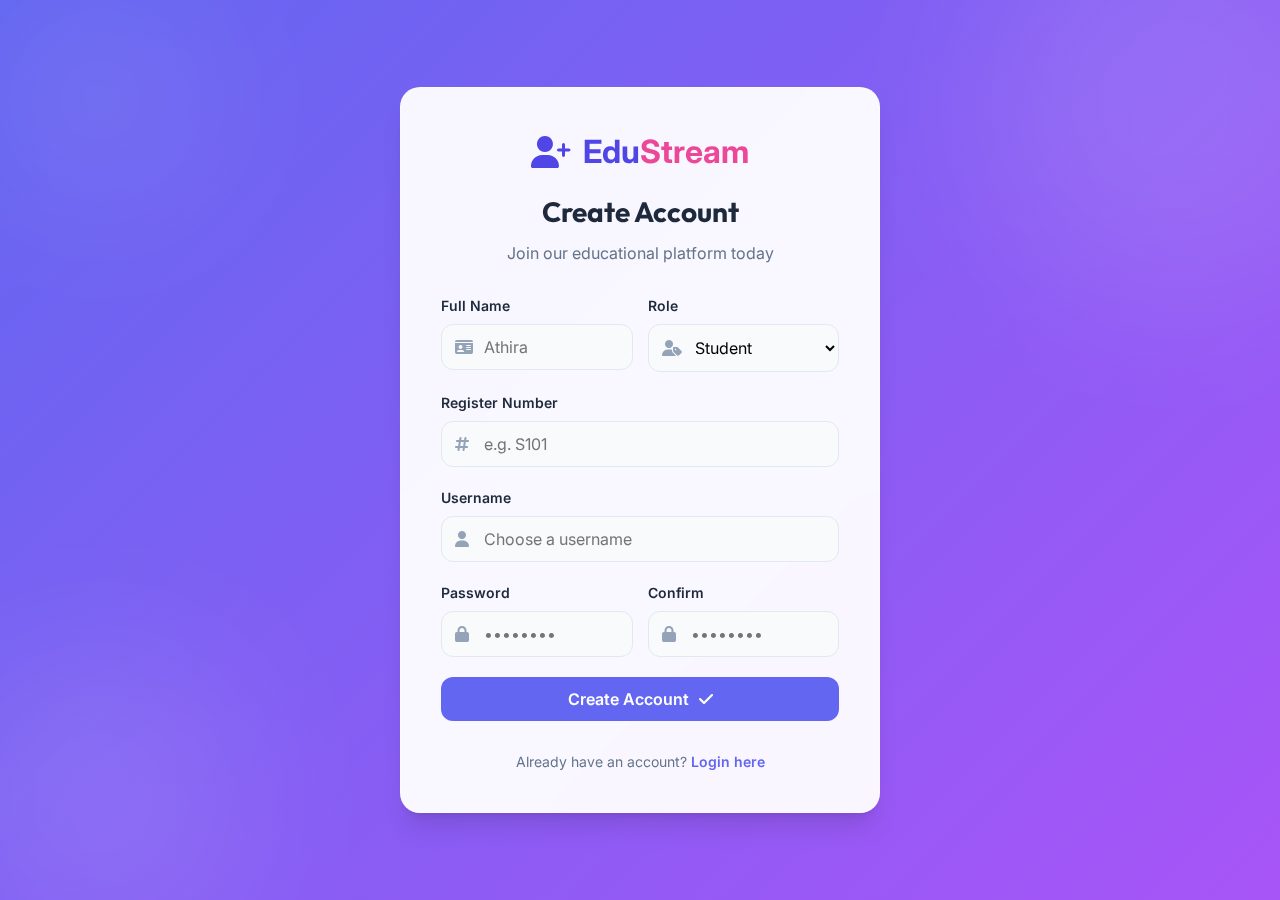
<file: register.html>
<!DOCTYPE html>
<html lang="en">

<head>
    <meta charset="UTF-8">
    <meta name="viewport" content="width=device-width, initial-scale=1.0">
    <title>Register</title>
    <link rel="stylesheet" href="css/style.css">
    <link
        href="https://fonts.googleapis.com/css2?family=Outfit:wght@300;400;500;600;700;800&family=Inter:wght@300;400;500;600;700&display=swap"
        rel="stylesheet">
    <link rel="stylesheet" href="https://cdnjs.cloudflare.com/ajax/libs/font-awesome/6.4.0/css/all.min.css">
</head>

<body class="auth-page">
    <div class="circles">
        <div class="circle circle-1"></div>
        <div class="circle circle-2"></div>
        <div class="circle circle-3"></div>
    </div>

    <div class="auth-container">
        <div class="auth-card">
            <div class="auth-header">
                <div class="logo">
                    <i class="fas fa-user-plus"></i>
                    <span>Edu<span>Stream</span></span>
                </div>
                <h2>Create Account</h2>
                <p>Join our educational platform today</p>
            </div>

            <form id="register-form">
                <div class="form-grid">
                    <div class="form-group">
                        <label for="fullname">Full Name</label>
                        <div class="input-wrapper">
                            <i class="fas fa-id-card"></i>
                            <input type="text" id="fullname" placeholder="Athira" required>
                        </div>
                    </div>
                    <div class="form-group">
                        <label for="role">Role</label>
                        <div class="input-wrapper">
                            <i class="fas fa-user-tag"></i>
                            <select id="role" required onchange="toggleStudentFields(this.value)">
                                <option value="Student">Student</option>
                                <option value="Admin">Admin</option>
                            </select>
                        </div>
                    </div>
                </div>

                <div id="student-fields">
                    <div class="form-group">
                        <label for="regno">Register Number</label>
                        <div class="input-wrapper">
                            <i class="fas fa-hashtag"></i>
                            <input type="text" id="regno" placeholder="e.g. S101">
                        </div>
                    </div>
                </div>

                <div class="form-group">
                    <label for="username">Username</label>
                    <div class="input-wrapper">
                        <i class="fas fa-user"></i>
                        <input type="text" id="username" placeholder="Choose a username" required>
                    </div>
                </div>

                <div class="form-grid">
                    <div class="form-group">
                        <label for="password">Password</label>
                        <div class="input-wrapper">
                            <i class="fas fa-lock"></i>
                            <input type="password" id="password" placeholder="••••••••" required>
                        </div>
                    </div>
                    <div class="form-group">
                        <label for="confirm-password">Confirm</label>
                        <div class="input-wrapper">
                            <i class="fas fa-lock"></i>
                            <input type="password" id="confirm-password" placeholder="••••••••" required>
                        </div>
                    </div>
                </div>

                <button type="submit" class="btn btn-primary btn-block">
                    <span>Create Account</span>
                    <i class="fas fa-check"></i>
                </button>
            </form>

            <div class="auth-footer">
                <p>Already have an account? <a href="index.html">Login here</a></p>
            </div>
        </div>
    </div>

    <script src="js/data-store.js"></script>
    <script src="js/auth.js"></script>
    <script>
        function toggleStudentFields(role) {
            const fields = document.getElementById('student-fields');
            const input = document.getElementById('regno');
            if (role === 'Student') {
                fields.style.display = 'block';
                input.setAttribute('required', 'true');
            } else {
                fields.style.display = 'none';
                input.removeAttribute('required');
            }
        }

        document.getElementById('register-form').addEventListener('submit', (e) => {
            e.preventDefault();
            const password = document.getElementById('password').value;
            const confirm = document.getElementById('confirm-password').value;

            if (password !== confirm) {
                alert('Passwords do not match!');
                return;
            }

            const userData = {
                name: document.getElementById('fullname').value,
                username: document.getElementById('username').value,
                password: password,
                role: document.getElementById('role').value,
                regNo: document.getElementById('regno') ? document.getElementById('regno').value : null
            };

            if (Auth.register(userData)) {
                alert('Registration successful! Please login.');
                window.location.href = 'index.html';
            } else {
                alert('Username or Register Number already exists.');
            }
        });
    </script>
</body>

</html>
</file>
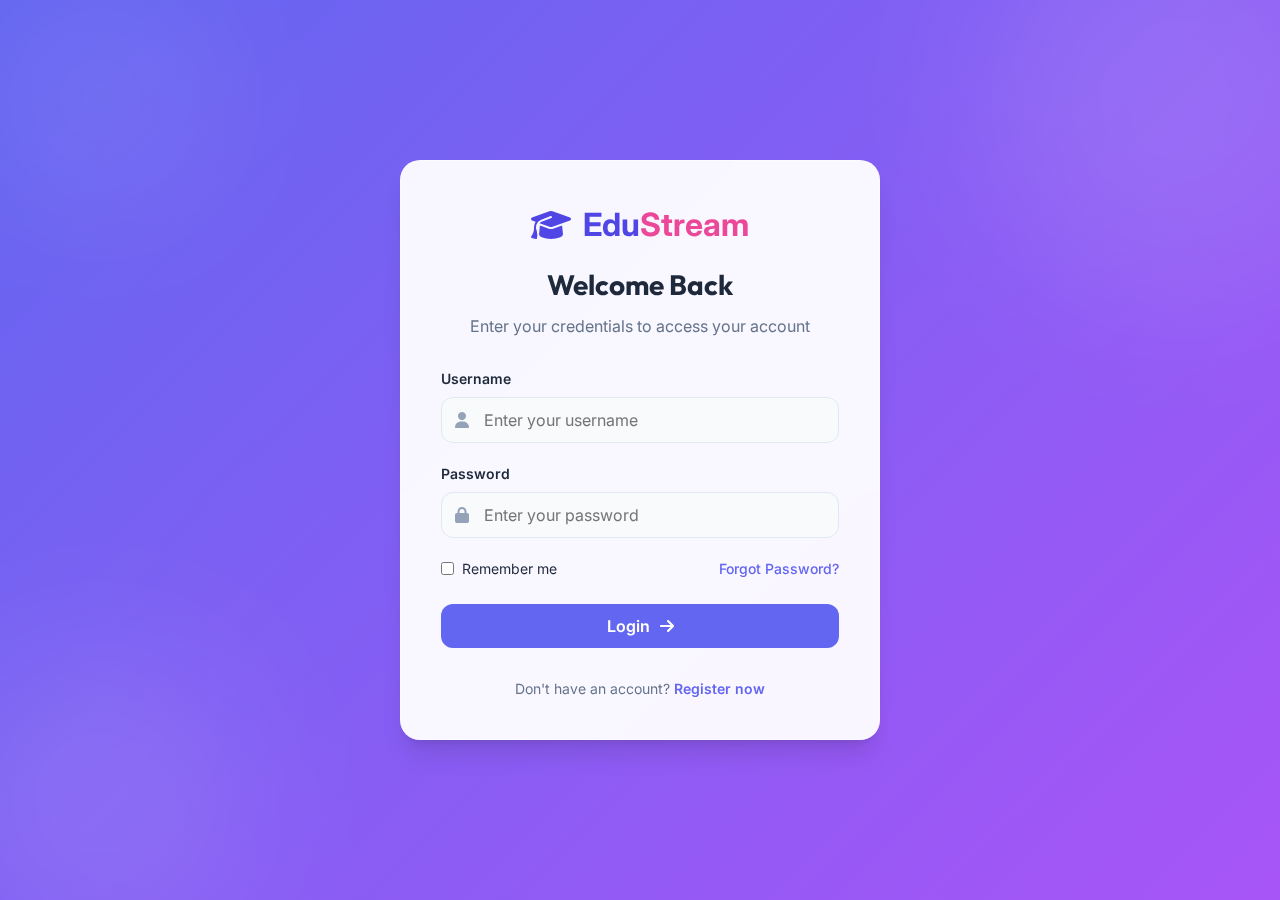
<file: results.html>
<!DOCTYPE html>
<html lang="en">

<head>
    <meta charset="UTF-8">
    <meta name="viewport" content="width=device-width, initial-scale=1.0">
    <title>Results</title>
    <link rel="stylesheet" href="css/style.css">
    <link
        href="https://fonts.googleapis.com/css2?family=Outfit:wght@300;400;500;600;700;800&family=Inter:wght@300;400;500;600;700&display=swap"
        rel="stylesheet">
    <link rel="stylesheet" href="https://cdnjs.cloudflare.com/ajax/libs/font-awesome/6.4.0/css/all.min.css">
</head>

<body>
    <div class="app-layout">
        <div class="main-wrapper">
            <main class="content-area">
                <div class="card animate-fade">
                    <div class="card-header">
                        <h3 class="card-title">Manage Results</h3>
                        <button class="btn btn-primary" onclick="toggleModal(true)">
                            <i class="fas fa-file-invoice"></i>
                            <span>Add Results</span>
                        </button>
                    </div>

                    <div class="table-responsive">
                        <table id="results-table">
                            <thead>
                                <tr>
                                    <th>Student</th>
                                    <th>Course</th>
                                    <th>Marks</th>
                                    <th>Grade</th>
                                    <th>Status</th>
                                </tr>
                            </thead>
                            <tbody>

                            </tbody>
                        </table>
                    </div>
                </div>
            </main>
        </div>
    </div>

    <div class="modal" id="results-modal">
        <div class="modal-content">
            <i class="fas fa-times modal-close" onclick="toggleModal(false)"></i>
            <div class="modal-header">
                <h2>Enter Student Marks</h2>
            </div>
            <form id="results-form">
                <div class="form-group">
                    <label for="r-student">Student</label>
                    <div class="input-wrapper">
                        <i class="fas fa-user-graduate"></i>
                        <select id="r-student" required></select>
                    </div>
                </div>
                <div class="form-group">
                    <label for="r-course">Course</label>
                    <div class="input-wrapper">
                        <i class="fas fa-book"></i>
                        <select id="r-course" required></select>
                    </div>
                </div>
                <div class="form-grid">
                    <div class="form-group">
                        <label for="r-marks">Obtained Marks</label>
                        <div class="input-wrapper">
                            <i class="fas fa-marker"></i>
                            <input type="number" id="r-marks" min="0" max="100" placeholder="0-100" required>
                        </div>
                    </div>
                    <div class="form-group">
                        <label for="r-total">Total Marks</label>
                        <div class="input-wrapper">
                            <i class="fas fa-calculator"></i>
                            <input type="number" id="r-total" value="100" readonly>
                        </div>
                    </div>
                </div>
                <button type="submit" class="btn btn-primary btn-block">
                    <span>Save Results</span>
                    <i class="fas fa-check-circle"></i>
                </button>
            </form>
        </div>
    </div>

    <script src="js/data-store.js"></script>
    <script src="js/auth.js"></script>
    <script src="js/ui-core.js"></script>
    <script>
        Auth.checkAuth('Admin');
        UI.init('Academic Results');

        function toggleModal(show) {
            document.getElementById('results-modal').classList.toggle('active', show);
            if (show) {
                document.getElementById('r-student').innerHTML = DataStore.getStudents().map(s => `<option value="${s.regNo}">${s.name}</option>`).join('');
                document.getElementById('r-course').innerHTML = DataStore.getCourses().map(c => `<option value="${c.code}">${c.name}</option>`).join('');
            }
        }

        function calculateGrade(marks) {
            if (marks >= 90) return { grade: 'A+', status: 'Pass' };
            if (marks >= 80) return { grade: 'A', status: 'Pass' };
            if (marks >= 70) return { grade: 'B', status: 'Pass' };
            if (marks >= 60) return { grade: 'C', status: 'Pass' };
            if (marks >= 50) return { grade: 'D', status: 'Pass' };
            return { grade: 'F', status: 'Fail' };
        }

        function renderResults() {
            const results = DataStore.getResults();
            const students = DataStore.getStudents();
            const courses = DataStore.getCourses();
            const tbody = document.querySelector('#results-table tbody');

            if (results.length === 0) {
                tbody.innerHTML = '<tr><td colspan="5" style="text-align:center">No results recorded.</td></tr>';
                return;
            }

            tbody.innerHTML = results.map(r => {
                const s = students.find(st => st.regNo === r.studentRegNo);
                const c = courses.find(co => co.code === r.courseCode);
                return `
                    <tr>
                        <td><strong>${s ? s.name : 'Unknown'}</strong></td>
                        <td>${c ? c.name : 'Unknown'}</td>
                        <td>${r.marks} / ${r.total}</td>
                        <td><span class="badge badge-warning">${r.grade}</span></td>
                        <td>
                            <span class="badge ${r.status === 'Pass' ? 'badge-success' : 'badge-danger'}">
                                ${r.status}
                            </span>
                        </td>
                    </tr>
                `;
            }).join('');
        }

        document.getElementById('results-form').addEventListener('submit', (e) => {
            e.preventDefault();
            const marks = parseInt(document.getElementById('r-marks').value);
            const { grade, status } = calculateGrade(marks);

            const result = {
                studentRegNo: document.getElementById('r-student').value,
                courseCode: document.getElementById('r-course').value,
                marks: marks,
                total: 100,
                grade: grade,
                status: status
            };

            DataStore.addResult(result);
            toggleModal(false);
            renderResults();
        });

        renderResults();
    </script>
</body>

</html>
</file>
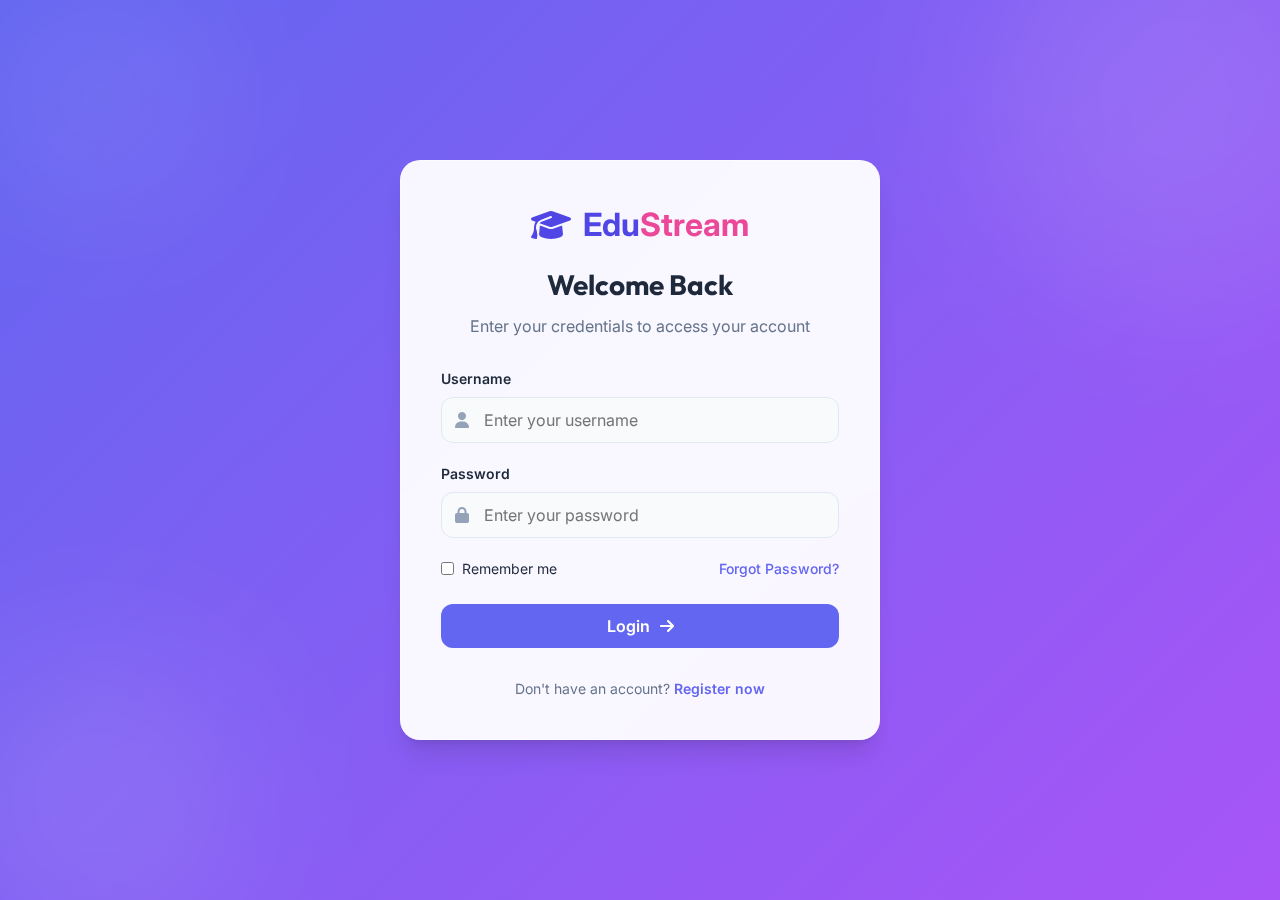
<file: student-dashboard.html>
<!DOCTYPE html>
<html lang="en">

<head>
    <meta charset="UTF-8">
    <meta name="viewport" content="width=device-width, initial-scale=1.0">
    <title>Student Dashboard</title>
    <link rel="stylesheet" href="css/style.css">
    <link
        href="https://fonts.googleapis.com/css2?family=Outfit:wght@300;400;500;600;700;800&family=Inter:wght@300;400;500;600;700&display=swap"
        rel="stylesheet">
    <link rel="stylesheet" href="https://cdnjs.cloudflare.com/ajax/libs/font-awesome/6.4.0/css/all.min.css">
</head>

<body>
    <div class="app-layout">
        <div class="main-wrapper">
            <main class="content-area">
                <div class="stats-grid animate-fade">
                    <div class="stat-card">
                        <div class="stat-icon bg-p"><i class="fas fa-book-open"></i></div>
                        <div class="stat-info">
                            <span class="label">My Courses</span>
                            <span class="value" id="total-my-courses">0</span>
                        </div>
                    </div>
                    <div class="stat-card">
                        <div class="stat-icon bg-s"><i class="fas fa-clock"></i></div>
                        <div class="stat-info">
                            <span class="label">Average Attendance</span>
                            <span class="value" id="my-avg-attendance">0%</span>
                        </div>
                    </div>
                    <div class="stat-card">
                        <div class="stat-icon bg-suc"><i class="fas fa-award"></i></div>
                        <div class="stat-info">
                            <span class="label">Overall Grade</span>
                            <span class="value" id="my-overall-grade">N/A</span>
                        </div>
                    </div>
                </div>

                <div class="card animate-fade" style="animation-delay: 0.1s;">
                    <div class="card-header">
                        <h3 class="card-title">My Recent Performance</h3>
                    </div>
                    <div class="table-responsive">
                        <table id="my-recent-results">
                            <thead>
                                <tr>
                                    <th>Course</th>
                                    <th>Marks</th>
                                    <th>Grade</th>
                                    <th>Status</th>
                                </tr>
                            </thead>
                            <tbody>
                            
                            </tbody>
                        </table>
                    </div>
                </div>
            </main>
        </div>
    </div>

    <script src="js/data-store.js"></script>
    <script src="js/auth.js"></script>
    <script src="js/ui-core.js"></script>
    <script>
        Auth.checkAuth('Student');
        UI.init('Student Dashboard');

        const user = Auth.getCurrentUser();
        const regNo = user.regNo;

        const enrollments = DataStore.getEnrollments().filter(e => e.studentRegNo === regNo);
        document.getElementById('total-my-courses').innerText = enrollments.length;

        const att = DataStore.getAttendance().filter(a => a.studentRegNo === regNo);
        if (att.length > 0) {
            const present = att.filter(a => a.status === 'Present').length;
            document.getElementById('my-avg-attendance').innerText = Math.round((present / att.length) * 100) + '%';
        }

        const results = DataStore.getResults().filter(r => r.studentRegNo === regNo);
        if (results.length > 0) {
            const avgMarks = results.reduce((acc, r) => acc + r.marks, 0) / results.length;
            if (avgMarks >= 80) document.getElementById('my-overall-grade').innerText = 'Excellent';
            else if (avgMarks >= 60) document.getElementById('my-overall-grade').innerText = 'Good';
            else document.getElementById('my-overall-grade').innerText = 'Average';

            const courses = DataStore.getCourses();
            document.querySelector('#my-recent-results tbody').innerHTML = results.slice(-5).map(r => {
                const c = courses.find(co => co.code === r.courseCode);
                return `
                    <tr>
                        <td><strong>${c ? c.name : 'Unknown'}</strong></td>
                        <td>${r.marks} / 100</td>
                        <td><span class="badge badge-warning">${r.grade}</span></td>
                        <td><span class="badge ${r.status === 'Pass' ? 'badge-success' : 'badge-danger'}">${r.status}</span></td>
                    </tr>
                `;
            }).join('');
        } else {
            document.querySelector('#my-recent-results tbody').innerHTML = '<tr><td colspan="4" style="text-align:center">No results available yet.</td></tr>';
        }
    </script>
</body>

</html>
</file>
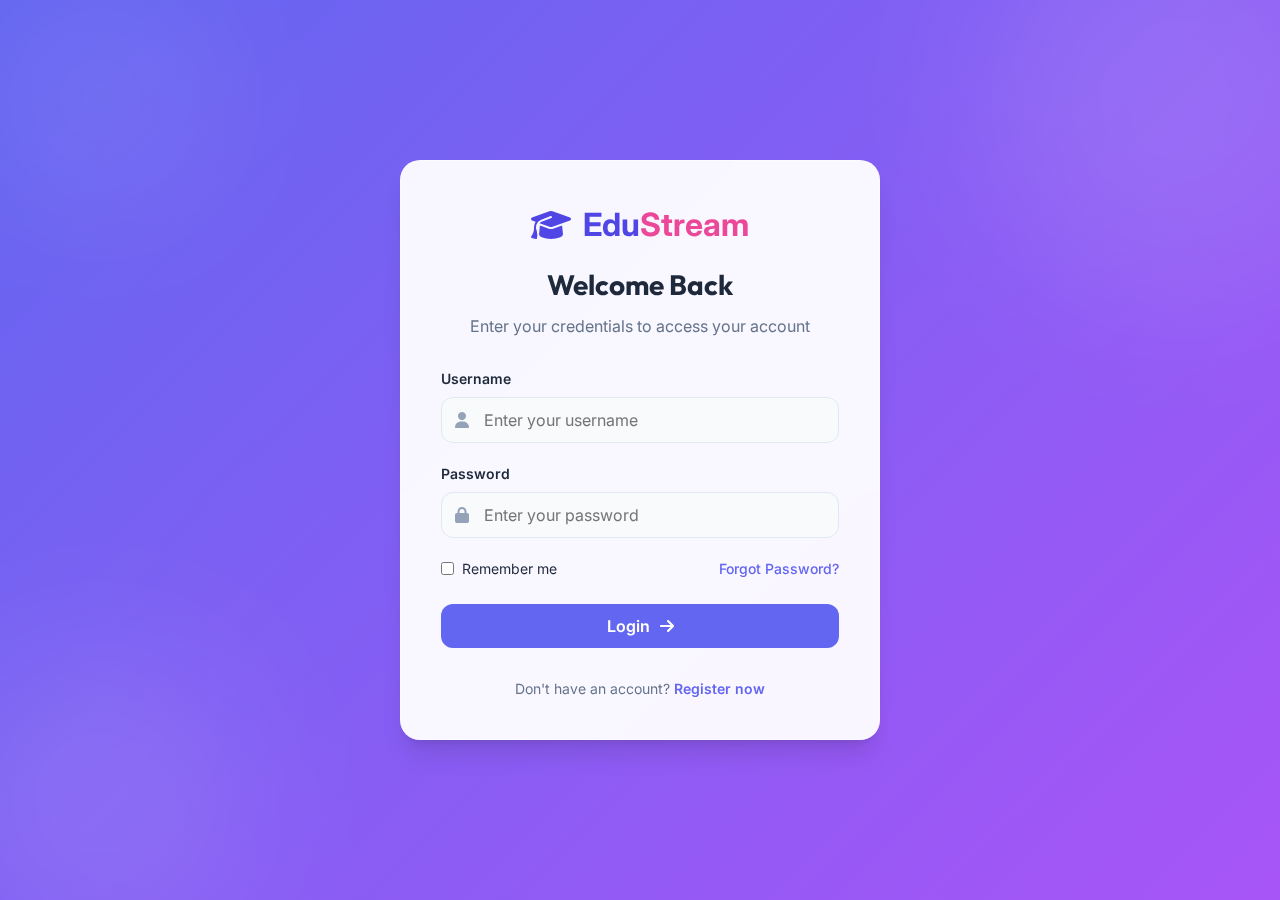
<file: students.html>
<!DOCTYPE html>
<html lang="en">

<head>
    <meta charset="UTF-8">
    <meta name="viewport" content="width=device-width, initial-scale=1.0">
    <title>Student Management</title>
    <link rel="stylesheet" href="css/style.css">
    <link
        href="https://fonts.googleapis.com/css2?family=Outfit:wght@300;400;500;600;700;800&family=Inter:wght@300;400;500;600;700&display=swap"
        rel="stylesheet">
    <link rel="stylesheet" href="https://cdnjs.cloudflare.com/ajax/libs/font-awesome/6.4.0/css/all.min.css">
</head>

<body>
    <div class="app-layout">
        <div class="main-wrapper">
            <main class="content-area">
                <div class="card animate-fade">
                    <div class="card-header">
                        <h3 class="card-title">Manage Students</h3>
                        <button class="btn btn-primary" onclick="toggleModal(true)">
                            <i class="fas fa-plus"></i>
                            <span>Add Student</span>
                        </button>
                    </div>

                    <div class="table-responsive">
                        <table id="students-table">
                            <thead>
                                <tr>
                                    <th>Register No</th>
                                    <th>Full Name</th>
                                    <th>Department</th>
                                    <th>Year</th>
                                    <th>Actions</th>
                                </tr>
                            </thead>
                            <tbody>
                             
                            </tbody>
                        </table>
                    </div>
                </div>
            </main>
        </div>
    </div>

    <div class="modal" id="student-modal">
        <div class="modal-content">
            <i class="fas fa-times modal-close" onclick="toggleModal(false)"></i>
            <div class="modal-header">
                <h2>Add New Student</h2>
            </div>
            <form id="student-form">
                <div class="form-group">
                    <label for="s-regno">Register Number</label>
                    <div class="input-wrapper">
                        <i class="fas fa-hashtag"></i>
                        <input type="text" id="s-regno" placeholder="e.g. S101" required>
                    </div>
                </div>
                <div class="form-group">
                    <label for="s-name">Full Name</label>
                    <div class="input-wrapper">
                        <i class="fas fa-user"></i>
                        <input type="text" id="s-name" placeholder="Enter student name" required>
                    </div>
                </div>
                <div class="form-grid">
                    <div class="form-group">
                        <label for="s-dept">Department</label>
                        <div class="input-wrapper">
                            <i class="fas fa-building"></i>
                            <input type="text" id="s-dept" placeholder="e.g. CS" required>
                        </div>
                    </div>
                    <div class="form-group">
                        <label for="s-year">Year</label>
                        <div class="input-wrapper">
                            <i class="fas fa-calendar"></i>
                            <select id="s-year" required>
                                <option value="1st Year">1st Year</option>
                                <option value="2nd Year">2nd Year</option>
                                <option value="3rd Year">3rd Year</option>
                                <option value="4th Year">4th Year</option>
                            </select>
                        </div>
                    </div>
                </div>
                <button type="submit" class="btn btn-primary btn-block">
                    <span>Save Student</span>
                    <i class="fas fa-save"></i>
                </button>
            </form>
        </div>
    </div>

    <script src="js/data-store.js"></script>
    <script src="js/auth.js"></script>
    <script src="js/ui-core.js"></script>
    <script>
        Auth.checkAuth('Admin');
        UI.init('Student Management');

        function toggleModal(show) {
            const modal = document.getElementById('student-modal');
            modal.classList.toggle('active', show);
        }

        function renderStudents() {
            const students = DataStore.getStudents();
            const tbody = document.querySelector('#students-table tbody');

            if (students.length === 0) {
                tbody.innerHTML = '<tr><td colspan="5" style="text-align:center">No students found. Add your first student!</td></tr>';
                return;
            }

            tbody.innerHTML = students.map(s => `
                <tr>
                    <td><strong>${s.regNo}</strong></td>
                    <td>${s.name}</td>
                    <td>${s.dept}</td>
                    <td><span class="badge ${s.year.includes('1st') ? 'badge-info' : 'badge-success'}">${s.year}</span></td>
                    <td>
                        <div class="actions">
                            <button class="btn-icon" title="Edit"><i class="fas fa-edit"></i></button>
                            <button class="btn-icon btn-delete" title="Delete" onclick="deleteStudent('${s.regNo}')"><i class="fas fa-trash"></i></button>
                        </div>
                    </td>
                </tr>
            `).join('');
        }

        function deleteStudent(regNo) {
            if (confirm(`Are you sure you want to delete student ${regNo}?`)) {
                DataStore.deleteStudent(regNo);
                renderStudents();
            }
        }

        document.getElementById('student-form').addEventListener('submit', (e) => {
            e.preventDefault();
            const student = {
                regNo: document.getElementById('s-regno').value,
                name: document.getElementById('s-name').value,
                dept: document.getElementById('s-dept').value,
                year: document.getElementById('s-year').value
            };

            if (DataStore.addStudent(student)) {
                toggleModal(false);
                renderStudents();
                document.getElementById('student-form').reset();
            } else {
                alert('Register Number already exists!');
            }
        });

        renderStudents();
    </script>
</body>

</html>
</file>
<file: css/style.css>
:root {
    --primary: #6366f1;
    --primary-light: #818cf8;
    --primary-dark: #4f46e5;
    --secondary: #ec4899;
    --accent: #f59e0b;
    --success: #10b981;
    --danger: #ef4444;
    --warning: #f59e0b;
    --info: #3b82f6;

    --bg-main: #f8fafc;
    --bg-card: #ffffff;
    --bg-sidebar: #0f172a;

    --text-main: #1e293b;
    --text-muted: #64748b;
    --text-light: #94a3b8;
    --text-on-dark: #f8fafc;

    --border: #e2e8f0;
    --border-light: #f1f5f9;

    --radius-sm: 8px;
    --radius: 12px;
    --radius-lg: 20px;
    --radius-full: 9999px;

    --shadow-sm: 0 1px 2px 0 rgb(0 0 0 / 0.05);
    --shadow: 0 4px 6px -1px rgb(0 0 0 / 0.1), 0 2px 4px -2px rgb(0 0 0 / 0.1);
    --shadow-md: 0 10px 15px -3px rgb(0 0 0 / 0.1), 0 4px 6px -4px rgb(0 0 0 / 0.1);
    --shadow-lg: 0 20px 25px -5px rgb(0 0 0 / 0.1), 0 8px 10px -6px rgb(0 0 0 / 0.1);

    --transition: all 0.3s cubic-bezier(0.4, 0, 0.2, 1);
}

/* Base Styles */
* {
    margin: 0;
    padding: 0;
    box-sizing: border-box;
    font-family: 'Inter', sans-serif;
}

body {
    background-color: var(--bg-main);
    color: var(--text-main);
    min-height: 100vh;
    line-height: 1.5;
}

h1,
h2,
h3,
h4,
h5,
h6,
.logo {
    font-family: 'Outfit', sans-serif;
    font-weight: 700;
}

a {
    text-decoration: none;
    color: inherit;
    transition: var(--transition);
}

ul {
    list-style: none;
}

button,
input,
select,
textarea {
    outline: none;
    border: none;
}

/* Animations */
@keyframes fadeIn {
    from {
        opacity: 0;
        transform: translateY(10px);
    }

    to {
        opacity: 1;
        transform: translateY(0);
    }
}

.animate-fade {
    animation: fadeIn 0.5s ease forwards;
}

/* Auth Page Layout */
.auth-page {
    background: linear-gradient(135deg, #6366f1 0%, #a855f7 100%);
    overflow: hidden;
    display: flex;
    justify-content: center;
    align-items: center;
    padding: 20px;
}

.circles {
    position: fixed;
    top: 0;
    left: 0;
    width: 100%;
    height: 100%;
    z-index: 0;
}

.circle {
    position: absolute;
    border-radius: 50%;
    filter: blur(80px);
}

.circle-1 {
    width: 400px;
    height: 400px;
    background: rgba(255, 255, 255, 0.1);
    top: -100px;
    right: -100px;
}

.circle-2 {
    width: 300px;
    height: 300px;
    background: rgba(255, 255, 255, 0.1);
    bottom: -50px;
    left: -50px;
}

.circle-3 {
    width: 200px;
    height: 200px;
    background: rgba(255, 255, 255, 0.1);
    center: 50%;
}

.auth-container {
    width: 100%;
    max-width: 480px;
    z-index: 10;
}

.auth-card {
    background: rgba(255, 255, 255, 0.95);
    backdrop-filter: blur(10px);
    border-radius: var(--radius-lg);
    box-shadow: var(--shadow-lg);
    padding: 40px;
    border: 1px solid rgba(255, 255, 255, 0.5);
}

.auth-header {
    text-align: center;
    margin-bottom: 30px;
}

.logo {
    display: flex;
    align-items: center;
    justify-content: center;
    gap: 12px;
    font-size: 2rem;
    color: var(--primary-dark);
    margin-bottom: 15px;
}

.logo span span {
    color: var(--secondary);
}

.auth-header h2 {
    font-size: 1.75rem;
    color: var(--text-main);
    margin-bottom: 8px;
}

.auth-header p {
    color: var(--text-muted);
}

/* Forms */
.form-group {
    margin-bottom: 20px;
}

.form-grid {
    display: grid;
    grid-template-columns: 1fr 1fr;
    gap: 15px;
}

.form-group label {
    display: block;
    font-size: 0.875rem;
    font-weight: 600;
    color: var(--text-main);
    margin-bottom: 8px;
}

.input-wrapper {
    position: relative;
    display: flex;
    align-items: center;
}

.input-wrapper i {
    position: absolute;
    left: 14px;
    color: var(--text-light);
    font-size: 1rem;
}

.input-wrapper input,
.input-wrapper select {
    width: 100%;
    padding: 12px 12px 12px 42px;
    background: var(--bg-main);
    border: 1px solid var(--border);
    border-radius: var(--radius);
    font-size: 1rem;
    transition: var(--transition);
}

.input-wrapper input:focus,
.input-wrapper select:focus {
    background: #fff;
    border-color: var(--primary);
    box-shadow: 0 0 0 4px rgba(99, 102, 241, 0.1);
}

.auth-options {
    display: flex;
    justify-content: space-between;
    align-items: center;
    margin-bottom: 25px;
    font-size: 0.875rem;
}

.remember-me {
    display: flex;
    align-items: center;
    gap: 8px;
    cursor: pointer;
}

.forgot-link {
    color: var(--primary);
    font-weight: 500;
}

.btn {
    display: flex;
    align-items: center;
    justify-content: center;
    gap: 10px;
    padding: 12px 24px;
    border-radius: var(--radius);
    font-weight: 600;
    font-size: 1rem;
    cursor: pointer;
    transition: var(--transition);
}

.btn-primary {
    background: var(--primary);
    color: white;
}

.btn-primary:hover {
    background: var(--primary-dark);
    transform: translateY(-2px);
    box-shadow: 0 4px 12px rgba(99, 102, 241, 0.3);
}

.btn-block {
    width: 100%;
}

.auth-footer {
    margin-top: 30px;
    text-align: center;
    color: var(--text-muted);
    font-size: 0.875rem;
}

.auth-footer a {
    color: var(--primary);
    font-weight: 600;
}

/* App Layout with Sidebar */
.app-layout {
    display: flex;
    min-height: 100vh;
}

.sidebar {
    width: 280px;
    background: var(--bg-sidebar);
    color: white;
    height: 100vh;
    position: fixed;
    top: 0;
    left: 0;
    display: flex;
    flex-direction: column;
    z-index: 100;
}

.sidebar-header {
    padding: 30px;
    border-bottom: 1px solid rgba(255, 255, 255, 0.05);
}

.sidebar-header .logo {
    justify-content: flex-start;
    color: white;
    font-size: 1.5rem;
}

.nav-menu {
    flex-grow: 1;
    padding: 20px;
    overflow-y: auto;
}

.nav-label {
    font-size: 0.75rem;
    text-transform: uppercase;
    letter-spacing: 1px;
    color: var(--text-light);
    margin-bottom: 15px;
    margin-top: 25px;
    padding-left: 10px;
}

.nav-link {
    display: flex;
    align-items: center;
    gap: 12px;
    padding: 12px 15px;
    border-radius: var(--radius);
    color: #94a3b8;
    margin-bottom: 5px;
    font-weight: 500;
}

.nav-link:hover {
    background: rgba(255, 255, 255, 0.05);
    color: white;
}

.nav-link.active {
    background: var(--primary);
    color: white;
    box-shadow: 0 4px 12px rgba(99, 102, 241, 0.3);
}

.sidebar-footer {
    padding: 20px;
    border-top: 1px solid rgba(255, 255, 255, 0.05);
}

.main-wrapper {
    flex-grow: 1;
    margin-left: 280px;
    display: flex;
    flex-direction: column;
}

.top-bar {
    height: 80px;
    background: white;
    border-bottom: 1px solid var(--border);
    padding: 0 40px;
    display: flex;
    align-items: center;
    justify-content: space-between;
    position: sticky;
    top: 0;
    z-index: 90;
}

.page-info h1 {
    font-size: 1.5rem;
    color: var(--text-main);
}

.user-nav {
    display: flex;
    align-items: center;
    gap: 20px;
}

.notifications {
    position: relative;
    font-size: 1.25rem;
    color: var(--text-muted);
    cursor: pointer;
}

.notif-badge {
    position: absolute;
    top: -5px;
    right: -5px;
    width: 18px;
    height: 18px;
    background: var(--danger);
    color: white;
    border-radius: 50%;
    font-size: 0.7rem;
    display: flex;
    align-items: center;
    justify-content: center;
    border: 2px solid white;
}

.user-menu-trigger {
    display: flex;
    align-items: center;
    gap: 12px;
    background: var(--bg-main);
    padding: 6px 15px;
    border-radius: var(--radius-full);
    cursor: pointer;
    border: 1px solid var(--border);
}

.user-name {
    font-weight: 600;
    font-size: 0.9rem;
}

.user-avatar {
    width: 32px;
    height: 32px;
    background: var(--primary);
    color: white;
    border-radius: 50%;
    display: flex;
    align-items: center;
    justify-content: center;
    font-weight: 700;
}

.content-area {
    padding: 40px;
}

/* Dashboard Cards */
.stats-grid {
    display: grid;
    grid-template-columns: repeat(auto-fit, minmax(240px, 1fr));
    gap: 25px;
    margin-bottom: 40px;
}

.stat-card {
    background: white;
    padding: 25px;
    border-radius: var(--radius-lg);
    box-shadow: var(--shadow);
    display: flex;
    align-items: center;
    gap: 20px;
}

.stat-icon {
    width: 60px;
    height: 60px;
    border-radius: var(--radius);
    display: flex;
    align-items: center;
    justify-content: center;
    font-size: 1.5rem;
}

.stat-info .label {
    display: block;
    color: var(--text-muted);
    font-size: 0.875rem;
    margin-bottom: 5px;
}

.stat-info .value {
    display: block;
    font-size: 1.75rem;
    font-weight: 800;
    color: var(--text-main);
}

/* Colors for stats */
.bg-p {
    background: rgba(99, 102, 241, 0.1);
    color: var(--primary);
}

.bg-s {
    background: rgba(236, 72, 153, 0.1);
    color: var(--secondary);
}

.bg-a {
    background: rgba(245, 158, 11, 0.1);
    color: var(--accent);
}

.bg-suc {
    background: rgba(16, 185, 129, 0.1);
    color: var(--success);
}

/* Table Section */
.card {
    background: white;
    border-radius: var(--radius-lg);
    box-shadow: var(--shadow);
    padding: 30px;
}

.card-header {
    display: flex;
    justify-content: space-between;
    align-items: center;
    margin-bottom: 30px;
}

.card-title {
    font-size: 1.25rem;
    color: var(--text-main);
}

.table-responsive {
    overflow-x: auto;
}

table {
    width: 100%;
    border-collapse: collapse;
}

th {
    background: var(--bg-main);
    text-align: left;
    padding: 15px;
    font-weight: 600;
    color: var(--text-muted);
    font-size: 0.85rem;
    text-transform: uppercase;
    letter-spacing: 0.5px;
}

td {
    padding: 15px;
    border-bottom: 1px solid var(--border-light);
    color: var(--text-main);
    font-size: 0.95rem;
}

tr:hover td {
    background: #fcfdfe;
}

.badge {
    padding: 4px 10px;
    border-radius: var(--radius-full);
    font-size: 0.75rem;
    font-weight: 600;
}

.badge-success {
    background: rgba(16, 185, 129, 0.1);
    color: var(--success);
}

.badge-danger {
    background: rgba(239, 68, 68, 0.1);
    color: var(--danger);
}

.badge-warning {
    background: rgba(245, 158, 11, 0.1);
    color: var(--warning);
}

.actions {
    display: flex;
    gap: 10px;
}

.btn-icon {
    width: 34px;
    height: 34px;
    display: flex;
    align-items: center;
    justify-content: center;
    border-radius: var(--radius-sm);
    cursor: pointer;
    background: var(--bg-main);
    color: var(--text-muted);
}

.btn-icon:hover {
    background: var(--primary);
    color: white;
}

.btn-delete:hover {
    background: var(--danger);
}

/* Modals */
.modal {
    position: fixed;
    top: 0;
    left: 0;
    width: 100%;
    height: 100%;
    background: rgba(15, 23, 42, 0.7);
    backdrop-filter: blur(5px);
    display: none;
    justify-content: center;
    align-items: center;
    z-index: 1000;
}

.modal.active {
    display: flex;
}

.modal-content {
    background: white;
    border-radius: var(--radius-lg);
    width: 100%;
    max-width: 550px;
    padding: 40px;
    position: relative;
    box-shadow: var(--shadow-lg);
}

.modal-close {
    position: absolute;
    top: 20px;
    right: 20px;
    font-size: 1.5rem;
    color: var(--text-light);
    cursor: pointer;
}

.modal-header h2 {
    font-size: 1.5rem;
    margin-bottom: 25px;
}

/* Responsive */
@media (max-width: 1024px) {
    .sidebar {
        width: 80px;
    }

    .sidebar-header .logo span,
    .nav-link span,
    .nav-label {
        display: none;
    }

    .sidebar-header {
        padding: 25px 0;
        display: flex;
        justify-content: center;
    }

    .sidebar-header .logo {
        justify-content: center;
    }

    .main-wrapper {
        margin-left: 80px;
    }

    .top-bar {
        padding: 0 20px;
    }
}

@media (max-width: 768px) {
    .form-grid {
        grid-template-columns: 1fr;
    }

    .top-bar .page-info {
        display: none;
    }

    .content-area {
        padding: 20px;
    }
}
</file>
